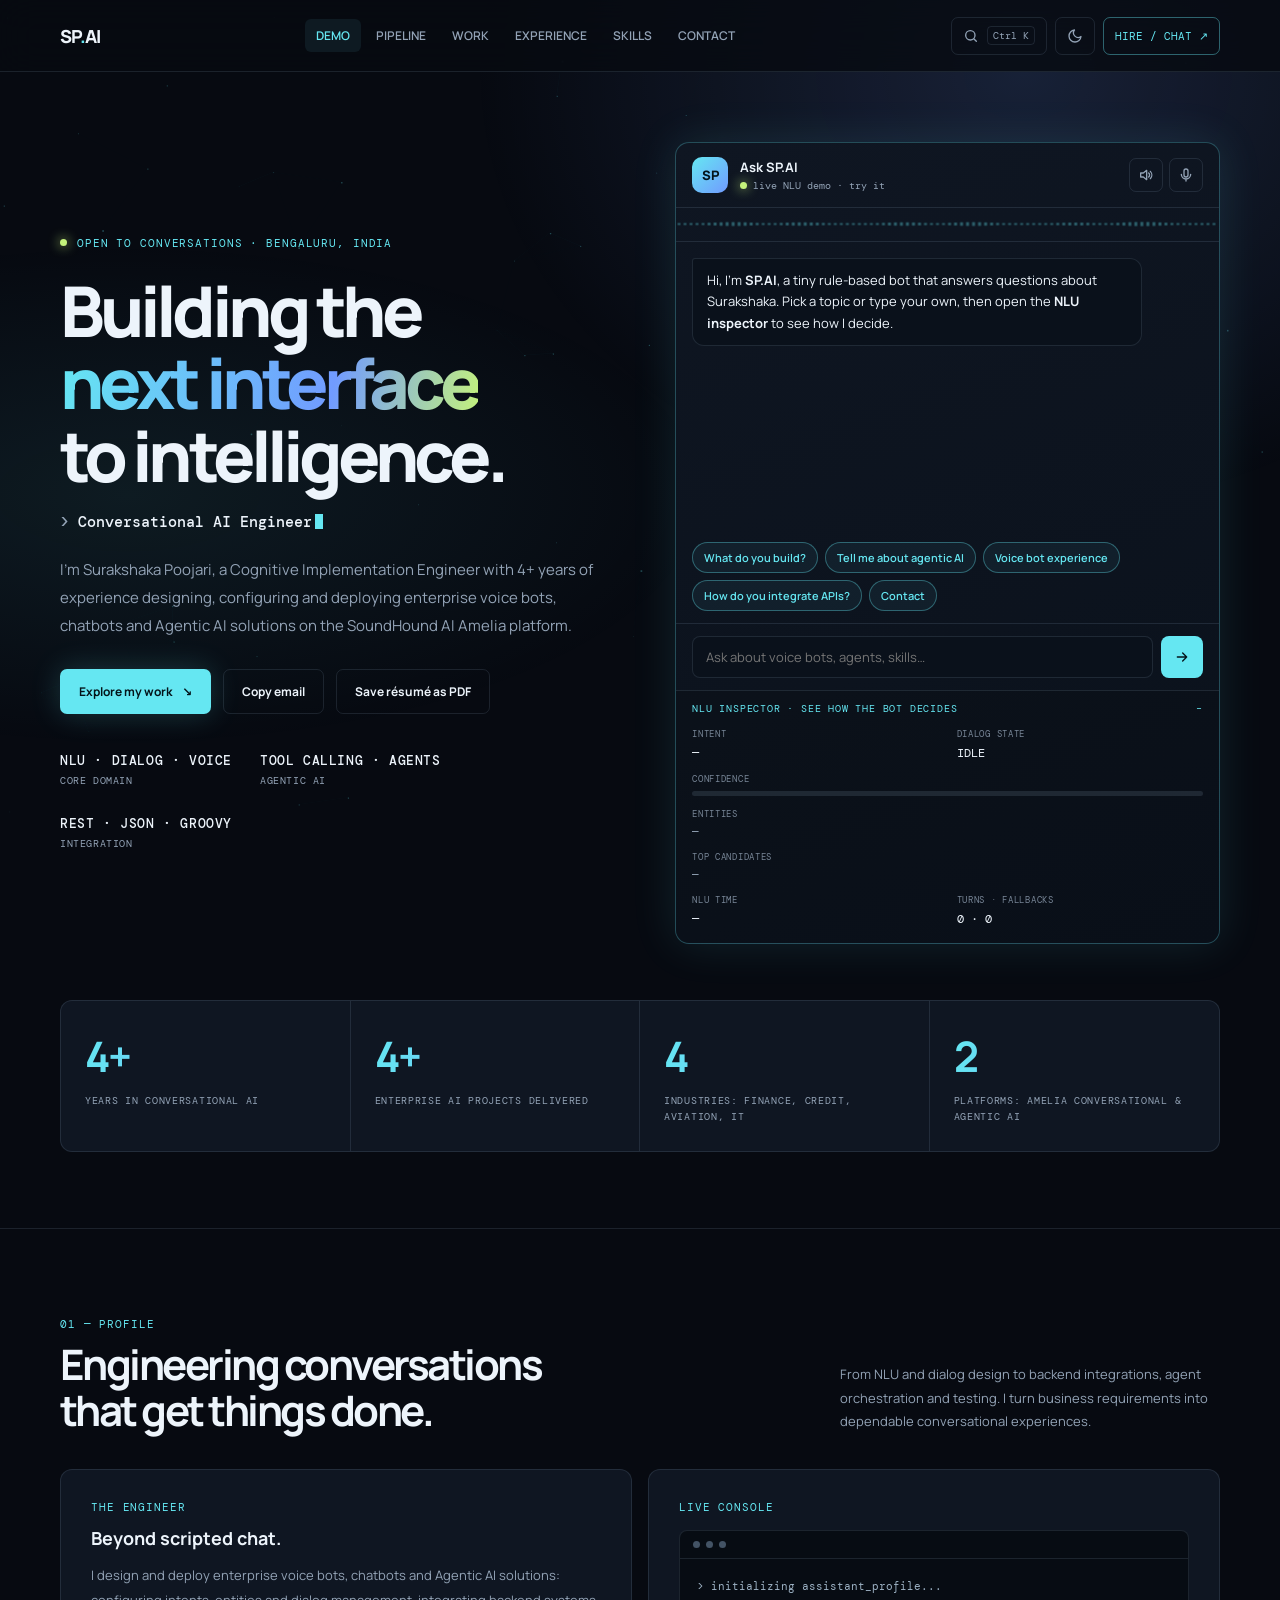
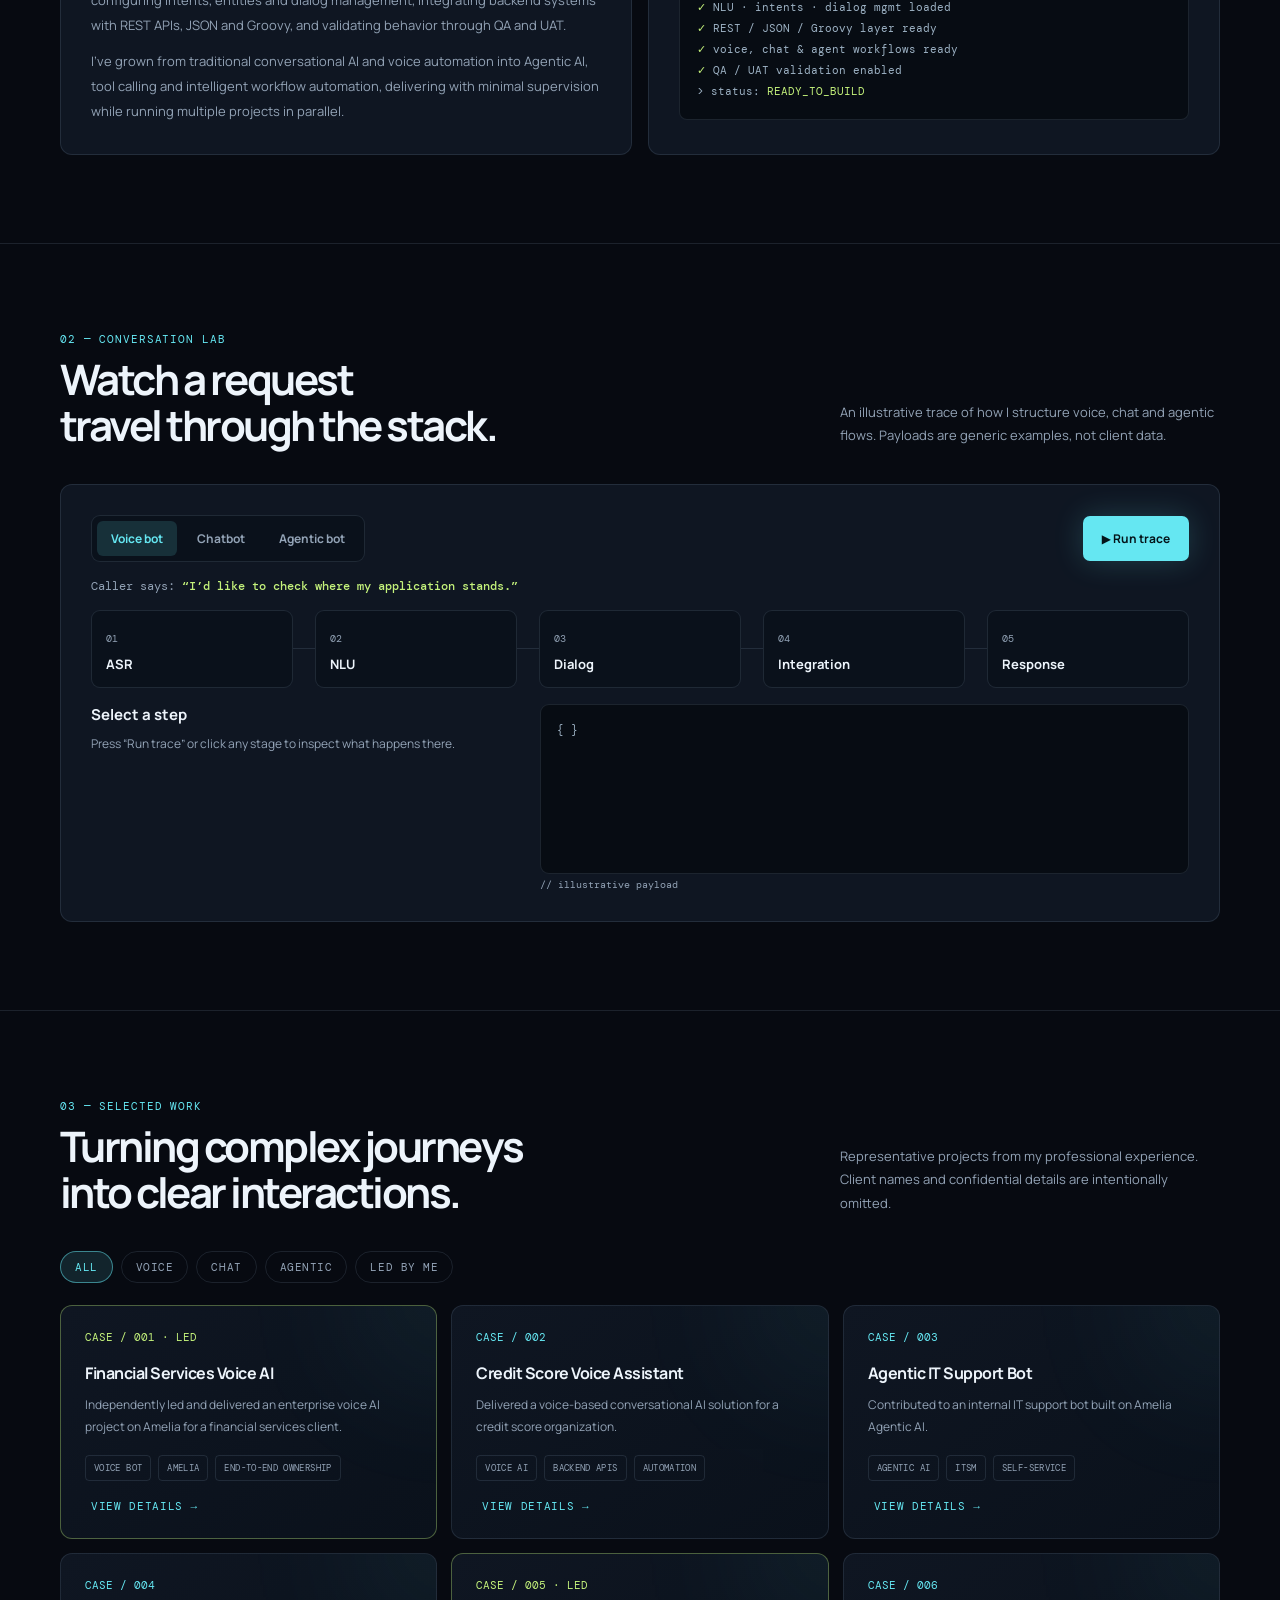
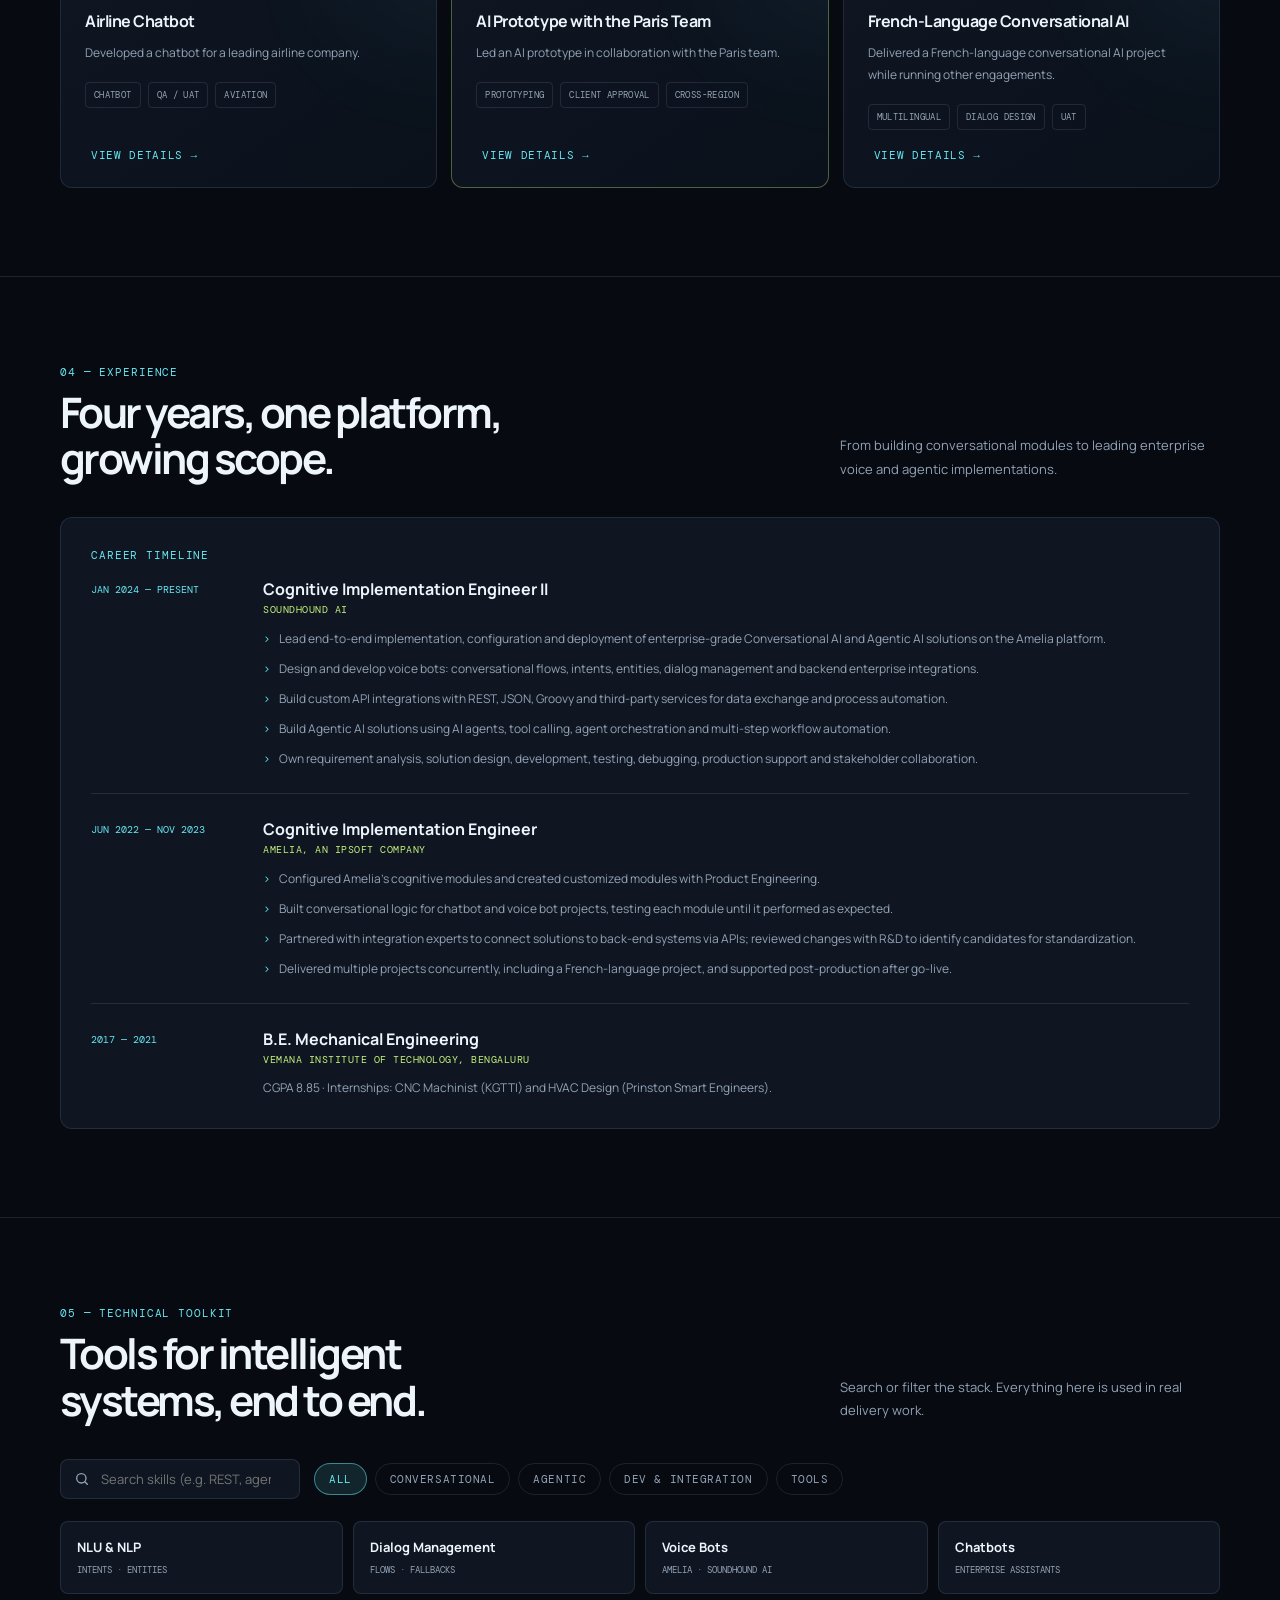
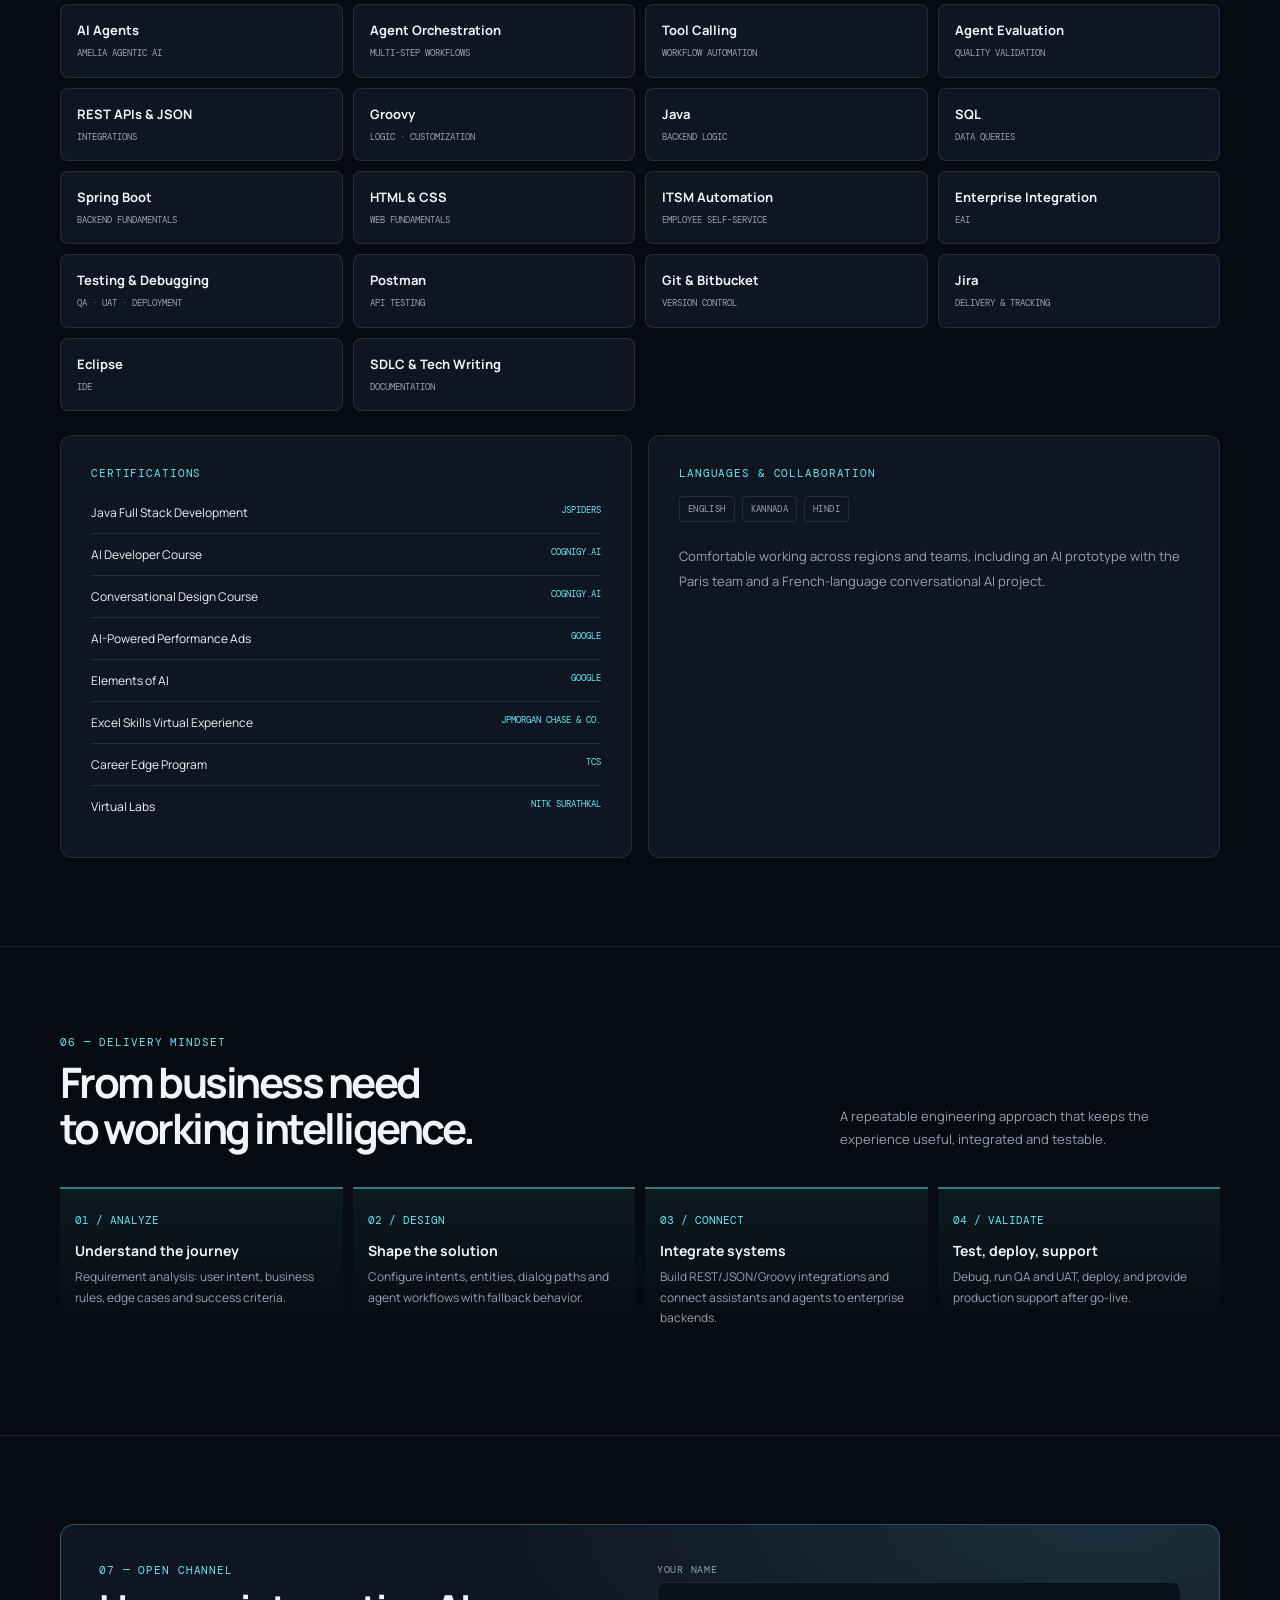
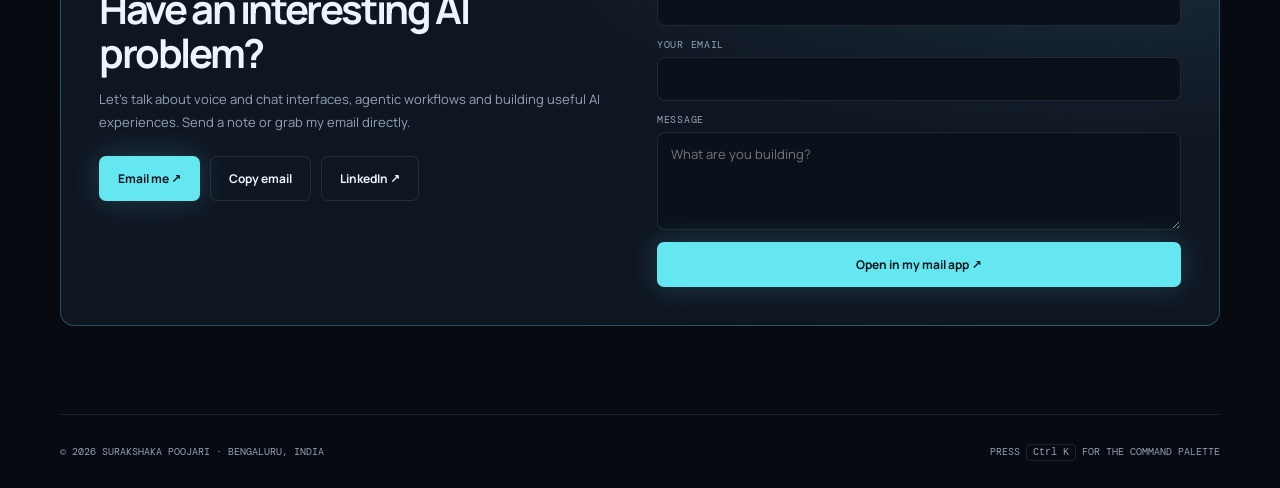
<file: index.html>
<!DOCTYPE html>
<html lang="en" data-theme="dark">
<head>
<meta charset="UTF-8">
<meta name="viewport" content="width=device-width, initial-scale=1.0">
<meta name="theme-color" content="#070a11">
<meta name="description" content="Surakshaka Poojari — Cognitive Implementation Engineer with 4+ years building enterprise voice bots, chatbots and Agentic AI solutions on the SoundHound AI Amelia platform.">
<meta property="og:title" content="Surakshaka Poojari | Conversational AI & Agentic Systems">
<meta property="og:description" content="Enterprise voice bots, chatbots and agentic workflows. Try the live NLU demo.">
<meta property="og:type" content="website">
<title>Surakshaka Poojari | Conversational AI & Agentic Systems</title>
<link rel="preconnect" href="https://fonts.googleapis.com">
<link rel="preconnect" href="https://fonts.gstatic.com" crossorigin>
<link href="https://fonts.googleapis.com/css2?family=DM+Mono:wght@400;500&family=Manrope:wght@400;500;600;700;800&display=swap" rel="stylesheet">
<script>document.documentElement.classList.add('js')</script>
<script type="application/ld+json">
{"@context":"https://schema.org","@type":"Person","name":"Surakshaka Poojari","jobTitle":"Cognitive Implementation Engineer","email":"surakshaka.poojari25@gmail.com","address":{"@type":"PostalAddress","addressLocality":"Bengaluru","addressCountry":"IN"},"worksFor":{"@type":"Organization","name":"SoundHound AI"},"alumniOf":"Vemana Institute of Technology","knowsAbout":["Conversational AI","Voice bots","Chatbots","Agentic AI","NLU","REST API integration","Groovy","Java"]}
</script>
<style>
/* ============ TOKENS ============ */
:root{
  color-scheme:dark;
  --bg:#070a11;--panel:#0f1622;--panel2:#0a111b;--line:rgba(154,184,212,.14);
  --text:#edf4fb;--muted:#93a3b6;--cyan:#65e7f2;--blue:#719bff;--lime:#c4f27b;--warn:#ffcf70;
  --cyan-rgb:101,231,242;--blue-rgb:113,155,255;
  --glow:0 0 45px rgba(101,231,242,.12);--nav-bg:rgba(7,10,17,.8);--ink:#04141a;
  --mono:"DM Mono",ui-monospace,monospace;--sans:"Manrope",system-ui,sans-serif;
}
:root[data-theme=light]{
  color-scheme:light;
  --bg:#f4f7fb;--panel:#ffffff;--panel2:#eef3f9;--line:rgba(20,40,70,.14);
  --text:#0c1a2b;--muted:#51627a;--cyan:#087f93;--blue:#3a5fd6;--lime:#4f7d0b;--warn:#a96b00;
  --cyan-rgb:8,127,147;--blue-rgb:58,95,214;
  --glow:0 8px 40px rgba(20,60,110,.12);--nav-bg:rgba(244,247,251,.85);--ink:#ffffff;
}
*{box-sizing:border-box}
html{scroll-behavior:smooth;scroll-padding-top:90px}
body{margin:0;background:var(--bg);color:var(--text);font-family:var(--sans);overflow-x:hidden;-webkit-font-smoothing:antialiased}
a{color:inherit;text-decoration:none}
button,input,textarea{font:inherit;color:inherit}
button{cursor:pointer}
:focus-visible{outline:2px solid var(--cyan);outline-offset:3px;border-radius:4px}
.skip{position:absolute;left:-999px;top:10px;background:var(--cyan);color:var(--ink);padding:10px 14px;border-radius:6px;z-index:100;font-weight:700}
.skip:focus{left:10px}
#progress{position:fixed;top:0;left:0;height:2px;width:0;background:linear-gradient(90deg,var(--cyan),var(--blue),var(--lime));z-index:60}
#particles{position:fixed;inset:0;z-index:-2;opacity:.5;pointer-events:none}
.ambient{position:fixed;inset:0;z-index:-1;pointer-events:none;background:radial-gradient(ellipse at 80% 8%,rgba(var(--blue-rgb),.16),transparent 38%),radial-gradient(ellipse at 10% 55%,rgba(var(--cyan-rgb),.08),transparent 36%)}
.wrap{width:min(1160px,calc(100% - 44px));margin:auto}
.mono{font-family:var(--mono);letter-spacing:.08em;text-transform:uppercase;font-size:11px;color:var(--cyan)}
svg.i{width:16px;height:16px;fill:none;stroke:currentColor;stroke-width:2;stroke-linecap:round;stroke-linejoin:round;flex:none}

/* ============ NAV ============ */
nav.top{height:72px;border-bottom:1px solid var(--line);position:sticky;top:0;background:var(--nav-bg);backdrop-filter:blur(18px);z-index:50}
nav.top .wrap{height:100%;display:flex;align-items:center;justify-content:space-between;gap:16px}
.brand{font-weight:800;letter-spacing:-.04em;font-size:18px}.brand span{color:var(--cyan)}
.navlinks{display:flex;gap:4px;font-size:12px;font-weight:600}
.navlinks a{padding:8px 11px;border-radius:6px;color:var(--muted);transition:.2s}
.navlinks a:hover,.navlinks a.active{color:var(--cyan);background:rgba(var(--cyan-rgb),.08)}
.nav-actions{display:flex;align-items:center;gap:8px}
.icon-btn{height:38px;min-width:38px;padding:0 11px;display:inline-flex;align-items:center;justify-content:center;gap:8px;background:transparent;border:1px solid var(--line);border-radius:7px;color:var(--muted);font:11px var(--mono);transition:.2s}
.icon-btn:hover{color:var(--cyan);border-color:rgba(var(--cyan-rgb),.45)}
.icon-btn kbd{font:10px var(--mono);border:1px solid var(--line);padding:2px 5px;border-radius:4px}
.sun{display:none}:root[data-theme=light] .sun{display:block}:root[data-theme=light] .moon{display:none}
.burger{display:none}
.mobile-menu{display:none;position:absolute;left:0;right:0;top:72px;background:var(--bg);border-bottom:1px solid var(--line);padding:12px 22px 20px}
.mobile-menu.open{display:grid}
.mobile-menu a{padding:13px 4px;border-bottom:1px solid var(--line);font-weight:600;font-size:14px}

/* ============ BUTTONS / TAGS ============ */
.btn{padding:13px 18px;border-radius:7px;font-size:12px;font-weight:700;display:inline-flex;gap:10px;align-items:center;transition:.25s;border:1px solid transparent;background:none}
.btn.primary{background:var(--cyan);color:var(--ink);box-shadow:0 0 30px rgba(var(--cyan-rgb),.2)}
.btn.secondary{border-color:var(--line);color:var(--text)}
.btn:hover{transform:translateY(-3px)}
.tags{display:flex;flex-wrap:wrap;gap:7px;margin-top:18px}
.tag{font:9px var(--mono);color:var(--muted);border:1px solid var(--line);padding:6px 8px;border-radius:4px;text-transform:uppercase;letter-spacing:.04em}
.chipbar{display:flex;flex-wrap:wrap;gap:8px;margin-bottom:22px}
.chipbar button{padding:8px 14px;border:1px solid var(--line);border-radius:99px;background:transparent;font:11px var(--mono);color:var(--muted);text-transform:uppercase;letter-spacing:.05em;transition:.2s}
.chipbar button:hover{color:var(--text)}
.chipbar button[aria-pressed=true]{background:rgba(var(--cyan-rgb),.12);border-color:rgba(var(--cyan-rgb),.5);color:var(--cyan)}

/* ============ HERO ============ */
.hero{display:grid;grid-template-columns:1.02fr .98fr;gap:48px;align-items:center;padding:70px 0 56px}
.eyebrow{display:flex;align-items:center;gap:10px;margin-bottom:24px}
.dot{width:7px;height:7px;background:var(--lime);border-radius:50%;box-shadow:0 0 12px var(--lime);display:inline-block;animation:pulse 2s infinite}
h1{font-size:clamp(42px,5.6vw,70px);line-height:1.04;letter-spacing:-.07em;margin:0 0 20px;font-weight:800}
.gradient{background:linear-gradient(100deg,var(--cyan),var(--blue) 65%,var(--lime));-webkit-background-clip:text;background-clip:text;color:transparent}
.role-line{font:500 15px var(--mono);color:var(--muted);min-height:26px;margin-bottom:18px}
.role-line b{color:var(--text);font-weight:500}
.caret{display:inline-block;width:8px;height:15px;background:var(--cyan);vertical-align:-2px;margin-left:3px;animation:blink 1s steps(2) infinite}
.hero p.lead{color:var(--muted);line-height:1.85;font-size:15px;max-width:560px;margin:0}
.actions{display:flex;gap:12px;flex-wrap:wrap;margin-top:30px}
.hero-meta{display:flex;gap:28px;margin-top:38px;flex-wrap:wrap;font:10px var(--mono);text-transform:uppercase;letter-spacing:.06em;color:var(--muted)}
.hero-meta b{display:block;color:var(--text);font-weight:500;font-size:13px;margin-bottom:5px}

/* ============ CHAT DEMO ============ */
.chat{background:linear-gradient(160deg,var(--panel),var(--panel2));border:1px solid rgba(var(--cyan-rgb),.28);border-radius:14px;box-shadow:var(--glow);overflow:hidden;display:flex;flex-direction:column}
.chat-head{display:flex;align-items:center;gap:12px;padding:14px 16px;border-bottom:1px solid var(--line)}
.avatar{width:36px;height:36px;border-radius:10px;background:linear-gradient(135deg,var(--cyan),var(--blue));color:var(--ink);display:grid;place-items:center;font-weight:800;font-size:13px}
.chat-head b{font-size:13px;display:block}.chat-head small{font:10px var(--mono);color:var(--muted);display:flex;align-items:center;gap:6px;margin-top:3px}
.chat-tools{margin-left:auto;display:flex;gap:6px}
.chat-tools .icon-btn{height:34px;min-width:34px;padding:0}
.chat-tools .icon-btn[aria-pressed=true]{color:var(--cyan);border-color:rgba(var(--cyan-rgb),.6);background:rgba(var(--cyan-rgb),.1)}
#wave{width:100%;height:34px;display:block;border-bottom:1px solid var(--line)}
.chat-log{height:300px;overflow-y:auto;padding:16px;display:flex;flex-direction:column;gap:10px;scroll-behavior:smooth}
.msg{max-width:88%;padding:11px 14px;border-radius:12px;font-size:13px;line-height:1.65;animation:rise .3s ease}
.msg.bot{background:var(--panel2);border:1px solid var(--line);border-top-left-radius:3px;align-self:flex-start}
.msg.user{background:linear-gradient(135deg,var(--cyan),var(--blue));color:var(--ink);font-weight:600;border-top-right-radius:3px;align-self:flex-end}
.msg a{color:var(--cyan);text-decoration:underline}
.msg.typing{display:flex;gap:5px;padding:14px}
.msg.typing i{width:6px;height:6px;border-radius:50%;background:var(--muted);animation:bounce 1s infinite}
.msg.typing i:nth-child(2){animation-delay:.15s}.msg.typing i:nth-child(3){animation-delay:.3s}
.chips{display:flex;flex-wrap:wrap;gap:7px;padding:0 16px 12px}
.chips button{font:11px var(--sans);font-weight:600;padding:7px 11px;border:1px solid rgba(var(--cyan-rgb),.35);color:var(--cyan);background:rgba(var(--cyan-rgb),.06);border-radius:99px;transition:.2s}
.chips button:hover{background:rgba(var(--cyan-rgb),.16)}
.chat-form{display:flex;gap:8px;padding:12px 16px;border-top:1px solid var(--line)}
.chat-form input{flex:1;min-width:0;background:var(--panel2);border:1px solid var(--line);border-radius:8px;padding:11px 13px;font-size:13px;outline:none}
.chat-form input:focus{border-color:rgba(var(--cyan-rgb),.6)}
.chat-form button{width:42px;border-radius:8px;border:0;background:var(--cyan);color:var(--ink);display:grid;place-items:center}
details.inspector{border-top:1px solid var(--line);background:rgba(0,0,0,.12)}
details.inspector summary{padding:11px 16px;font:10px var(--mono);letter-spacing:.08em;text-transform:uppercase;color:var(--cyan);cursor:pointer;list-style:none;display:flex;justify-content:space-between}
details.inspector summary::after{content:"+";}details[open].inspector summary::after{content:"–"}
.insp{padding:2px 16px 16px;display:grid;grid-template-columns:1fr 1fr;gap:12px 18px;font:11px var(--mono);color:var(--muted)}
.insp .full{grid-column:1/-1}
.insp label{display:block;font-size:9px;letter-spacing:.08em;text-transform:uppercase;margin-bottom:5px;opacity:.8}
.insp .val{color:var(--text);font-size:12px}
.bar{height:5px;background:var(--line);border-radius:3px;overflow:hidden;margin-top:6px}
.bar i{display:block;height:100%;width:0;background:linear-gradient(90deg,var(--cyan),var(--lime));transition:width .5s}
.bar i.low{background:var(--warn)}
.ent{display:inline-block;margin:0 5px 4px 0;padding:3px 7px;border-radius:4px;background:rgba(var(--blue-rgb),.14);color:var(--blue);font-size:10px}
.cand{display:flex;justify-content:space-between;color:var(--text);font-size:11px;padding:2px 0}

/* ============ STATS ============ */
.stats{display:grid;grid-template-columns:repeat(4,1fr);border:1px solid var(--line);border-radius:12px;background:var(--panel);overflow:hidden;margin-bottom:76px}
.stat{padding:26px 24px;border-right:1px solid var(--line)}.stat:last-child{border:0}
.stat b{display:block;font-size:clamp(30px,3.8vw,42px);letter-spacing:-.06em;background:linear-gradient(100deg,var(--cyan),var(--blue));-webkit-background-clip:text;background-clip:text;color:transparent}
.stat span{display:block;margin-top:8px;font:10px/1.6 var(--mono);color:var(--muted);text-transform:uppercase;letter-spacing:.07em}

/* ============ SECTIONS ============ */
.section{padding:88px 0;border-top:1px solid var(--line)}
.section-head{display:flex;justify-content:space-between;align-items:end;margin-bottom:36px;gap:25px}
.section-head h2{font-size:clamp(28px,4vw,42px);letter-spacing:-.06em;margin:10px 0 0;line-height:1.1}
.section-head p{color:var(--muted);font-size:13px;max-width:380px;line-height:1.8;margin:0}
.panel{padding:30px;border:1px solid var(--line);background:var(--panel);border-radius:12px}
.panel h3{font-size:18px;margin:0 0 13px}
.panel p{font-size:13px;color:var(--muted);line-height:1.9;margin:0}.panel p+p{margin-top:12px}
.two{display:grid;grid-template-columns:1fr 1fr;gap:16px}

/* terminal */
.terminal{margin-top:16px;border:1px solid var(--line);background:#070c13;border-radius:8px;overflow:hidden}
.terminal-top{padding:10px 13px;border-bottom:1px solid rgba(154,184,212,.14);display:flex;gap:6px}
.terminal-top i{width:7px;height:7px;border-radius:50%;background:#435365}
.terminal-body{padding:17px;font:11px/1.9 var(--mono);color:#9db2c4}
.terminal-body strong{color:#c4f27b;font-weight:400}

/* ============ PIPELINE LAB ============ */
.lab{display:grid;gap:16px}
.lab-top{display:flex;flex-wrap:wrap;gap:14px;justify-content:space-between;align-items:center}
.tabs{display:flex;gap:6px;background:var(--panel2);border:1px solid var(--line);padding:5px;border-radius:9px}
.tabs button{padding:9px 14px;border:0;background:transparent;border-radius:6px;font-size:12px;font-weight:700;color:var(--muted)}
.tabs button[aria-selected=true]{background:rgba(var(--cyan-rgb),.14);color:var(--cyan)}
.utter{font:12px var(--mono);color:var(--muted)}.utter b{color:var(--lime);font-weight:500}
.flow{display:flex;align-items:stretch;flex-wrap:wrap;gap:0;row-gap:10px}
.node{flex:1;min-width:120px;padding:14px;border:1px solid var(--line);border-radius:9px;background:var(--panel2);text-align:left;transition:.3s;position:relative}
.node b{font:10px var(--mono);color:var(--muted)}.node span{display:block;font-weight:700;font-size:13px;margin-top:8px}
.node.active{border-color:var(--cyan);background:rgba(var(--cyan-rgb),.1);box-shadow:0 0 28px rgba(var(--cyan-rgb),.18);transform:translateY(-3px)}
.node.active b{color:var(--cyan)}.node.done{border-color:rgba(var(--cyan-rgb),.3)}.node.done b{color:var(--lime)}
.link{width:22px;align-self:center;height:1px;background:var(--line);flex:none}
.lab-out{display:grid;grid-template-columns:.8fr 1.2fr;gap:16px}
.lab-out h4{margin:0 0 8px;font-size:15px}.lab-out p{margin:0;color:var(--muted);font-size:12px;line-height:1.8}
pre.code{margin:0;background:#070c13;border:1px solid rgba(154,184,212,.14);border-radius:9px;padding:16px;font:11px/1.8 var(--mono);color:#9db2c4;overflow:auto;min-height:170px}
.j-k{color:#65e7f2}.j-s{color:#c4f27b}.j-n{color:#ffcf70}.j-b{color:#c79bff}
.note{font:10px var(--mono);color:var(--muted);margin-top:4px}

/* ============ PROJECTS ============ */
.grid{display:grid;grid-template-columns:repeat(3,1fr);gap:14px}
.card{background:linear-gradient(145deg,var(--panel),var(--panel2));border:1px solid var(--line);border-radius:12px;padding:24px;position:relative;overflow:hidden;transition:.3s;display:flex;flex-direction:column}
.card:hover{border-color:rgba(var(--cyan-rgb),.45);transform:translateY(-4px);box-shadow:var(--glow)}
.card:before{content:"";position:absolute;width:120px;height:120px;right:-70px;top:-70px;background:var(--cyan);filter:blur(80px);opacity:.14}
.card .num{font:11px var(--mono);color:var(--cyan)}
.card h3{font-size:16px;margin:18px 0 10px;letter-spacing:-.03em}
.card p{color:var(--muted);font-size:12px;line-height:1.8;margin:0}
.card.featured{border-color:rgba(196,242,123,.35)}.card.featured .num{color:var(--lime)}
.card .more{margin-top:auto;padding-top:18px;background:none;border:0;text-align:left;color:var(--cyan);font:11px var(--mono);text-transform:uppercase;letter-spacing:.06em}
.card .tags{margin-bottom:0}

/* ============ TIMELINE ============ */
.timeline-item{display:grid;grid-template-columns:150px 1fr;gap:22px;padding:24px 0;border-bottom:1px solid var(--line)}
.timeline-item:last-child{border:0;padding-bottom:0}.timeline-item:first-child{padding-top:10px}
.date{font:10px/1.7 var(--mono);color:var(--cyan);padding-top:3px}
.timeline-item h4{margin:0 0 3px;font-size:16px}
.org{font:10px var(--mono);color:var(--lime);margin-bottom:12px;display:block;text-transform:uppercase;letter-spacing:.05em}
.timeline-item ul{margin:0;padding:0;list-style:none;display:grid;gap:9px}
.timeline-item li{color:var(--muted);font-size:12px;line-height:1.75;padding-left:16px;position:relative}
.timeline-item li:before{content:"›";position:absolute;left:0;color:var(--cyan)}
.timeline-item p{margin:0;color:var(--muted);font-size:12px;line-height:1.7}

/* ============ SKILLS ============ */
.skill-tools{display:flex;gap:14px;flex-wrap:wrap;align-items:center;margin-bottom:22px}
.search{display:flex;align-items:center;gap:9px;padding:0 13px;height:40px;border:1px solid var(--line);border-radius:8px;background:var(--panel);color:var(--muted);min-width:240px}
.search input{background:none;border:0;outline:none;flex:1;font-size:13px}
.skills{display:grid;grid-template-columns:repeat(4,1fr);gap:10px}
.skill{padding:16px;background:var(--panel);border:1px solid var(--line);border-radius:8px;transition:.25s}
.skill:hover{border-color:rgba(var(--cyan-rgb),.4);transform:translateY(-2px)}
.skill span{display:block;font-size:13px;font-weight:700}
.skill small{display:block;margin-top:7px;font:9px/1.6 var(--mono);color:var(--muted);text-transform:uppercase}
.empty{grid-column:1/-1;color:var(--muted);font:12px var(--mono);padding:20px 0}
.cert-list div{display:flex;justify-content:space-between;gap:14px;padding:12px 0;border-bottom:1px solid var(--line);font-size:12px}
.cert-list div:last-child{border:0}
.cert-list em{font:9px var(--mono);color:var(--cyan);font-style:normal;text-transform:uppercase;white-space:nowrap}

/* ============ APPROACH ============ */
.workflow{display:grid;grid-template-columns:repeat(4,1fr);gap:10px}
.step{border-top:2px solid rgba(var(--cyan-rgb),.5);padding:18px 15px;background:linear-gradient(180deg,rgba(var(--cyan-rgb),.07),transparent)}
.step b{font:11px var(--mono);color:var(--cyan)}.step h4{font-size:14px;margin:12px 0 7px}
.step p{font-size:12px;color:var(--muted);line-height:1.7;margin:0}

/* ============ CONTACT ============ */
.contact{display:grid;grid-template-columns:1fr 1fr;gap:34px;padding:38px;border:1px solid rgba(var(--cyan-rgb),.28);border-radius:14px;background:radial-gradient(ellipse at 90% 0%,rgba(var(--cyan-rgb),.12),transparent 40%),var(--panel)}
.contact h2{font-size:clamp(26px,4vw,40px);letter-spacing:-.06em;margin:10px 0;line-height:1.1}
.contact p{color:var(--muted);font-size:13px;line-height:1.8}
.contact-links{display:flex;gap:10px;flex-wrap:wrap;margin-top:22px}
.form{display:grid;gap:12px}
.form label{display:grid;gap:6px;font:10px var(--mono);text-transform:uppercase;letter-spacing:.07em;color:var(--muted)}
.form input,.form textarea{background:var(--panel2);border:1px solid var(--line);border-radius:8px;padding:12px 13px;font:13px var(--sans);outline:none;resize:vertical;color:var(--text);text-transform:none;letter-spacing:0}
.form input:focus,.form textarea:focus{border-color:rgba(var(--cyan-rgb),.6)}
footer{padding:30px 0;color:var(--muted);font:10px var(--mono);display:flex;justify-content:space-between;gap:20px;flex-wrap:wrap;border-top:1px solid var(--line)}
footer kbd{border:1px solid var(--line);padding:2px 6px;border-radius:4px}

/* ============ DIALOGS / PALETTE / TOAST ============ */
dialog{background:var(--panel);color:var(--text);border:1px solid rgba(var(--cyan-rgb),.35);border-radius:14px;padding:0;max-width:min(620px,calc(100% - 30px));width:100%;box-shadow:0 30px 90px rgba(0,0,0,.45)}
dialog::backdrop{background:rgba(3,6,12,.6);backdrop-filter:blur(6px)}
.dlg{padding:30px}
.dlg h3{font-size:22px;letter-spacing:-.04em;margin:10px 0 12px}.dlg p{font-size:13px;color:var(--muted);line-height:1.85}
.dlg h5{font:10px var(--mono);color:var(--cyan);text-transform:uppercase;letter-spacing:.08em;margin:22px 0 8px}
.dlg ul{margin:0;padding-left:18px;color:var(--muted);font-size:13px;line-height:1.9}
.dlg .close{position:absolute;right:14px;top:14px}
#palette{max-width:min(560px,calc(100% - 30px));margin-top:12vh}
#palette .pin{display:flex;align-items:center;gap:10px;padding:15px 18px;border-bottom:1px solid var(--line);color:var(--muted)}
#palette input{flex:1;background:none;border:0;outline:none;font-size:15px}
#palette ul{list-style:none;margin:0;padding:8px;max-height:340px;overflow:auto}
#palette li{display:flex;justify-content:space-between;gap:10px;padding:11px 12px;border-radius:7px;font-size:13px;cursor:pointer}
#palette li small{font:10px var(--mono);color:var(--muted);text-transform:uppercase}
#palette li.sel{background:rgba(var(--cyan-rgb),.13);color:var(--cyan)}
#toast{position:fixed;left:50%;bottom:28px;transform:translate(-50%,30px);background:var(--panel);border:1px solid rgba(var(--cyan-rgb),.5);padding:12px 18px;border-radius:9px;font:12px var(--mono);opacity:0;pointer-events:none;transition:.3s;z-index:90}
#toast.show{opacity:1;transform:translate(-50%,0)}

/* ============ MOTION ============ */
@keyframes blink{50%{opacity:0}}
@keyframes pulse{50%{opacity:.4}}
@keyframes rise{from{opacity:0;transform:translateY(8px)}}
@keyframes bounce{40%{transform:translateY(-5px)}}
.js .reveal{opacity:0;transform:translateY(18px);transition:opacity .7s,transform .7s}
.js .reveal.visible{opacity:1;transform:none}

/* ============ RESPONSIVE ============ */
@media(max-width:960px){
  .navlinks{display:none}.burger{display:inline-flex}
  .hero{grid-template-columns:1fr;padding-top:50px}
  .grid{grid-template-columns:1fr 1fr}.skills{grid-template-columns:1fr 1fr 1fr}
  .workflow{grid-template-columns:1fr 1fr}.two,.lab-out,.contact{grid-template-columns:1fr}
  .section-head{display:block}.section-head p{margin-top:14px}
  .stats{grid-template-columns:1fr 1fr}.stat:nth-child(2){border-right:0}.stat:nth-child(-n+2){border-bottom:1px solid var(--line)}
}
@media(max-width:560px){
  .wrap{width:min(100% - 30px,1160px)}
  nav.top{height:64px}.mobile-menu{top:64px}.nav-actions .cta-nav,.icon-btn kbd{display:none}
  h1{font-size:42px}.grid,.skills{grid-template-columns:1fr 1fr}.skills{grid-template-columns:1fr}
  .grid{grid-template-columns:1fr}.workflow{grid-template-columns:1fr}.section{padding:64px 0}
  .timeline-item{grid-template-columns:1fr;gap:8px}.contact{padding:24px}.insp{grid-template-columns:1fr}
  .link{display:none}.node{min-width:calc(50% - 5px)}.flow{gap:10px}.chat-log{height:280px}
}
@media(prefers-reduced-motion:reduce){*,*:before,*:after{animation:none!important;scroll-behavior:auto!important;transition:none!important}.js .reveal{opacity:1;transform:none}}

/* ============ PRINT = RESUME ============ */
@media print{
  #particles,.ambient,nav.top,#progress,.chat,.lab,.chipbar,.skill-tools,.contact .form,.hero .actions,footer,#toast,.card .more{display:none!important}
  :root,:root[data-theme=dark]{--bg:#fff;--panel:#fff;--panel2:#fff;--text:#111;--muted:#333;--cyan:#075e6e;--lime:#3b5f08;--line:#bbb;--blue:#223;--cyan-rgb:0,0,0;--blue-rgb:0,0,0}
  body{background:#fff;color:#111}.js .reveal{opacity:1!important;transform:none!important}
  .section{padding:22px 0;break-inside:avoid}.hero{grid-template-columns:1fr;min-height:0;padding:20px 0}
  .gradient,.stat b{background:none;color:#075e6e;-webkit-text-fill-color:#075e6e}
  .card,.panel,.contact{box-shadow:none;background:#fff}.grid{grid-template-columns:1fr 1fr}
}
</style>
</head>
<body>
<a class="skip" href="#main">Skip to content</a>
<div id="progress"></div>
<canvas id="particles" aria-hidden="true"></canvas><div class="ambient"></div>

<nav class="top"><div class="wrap">
  <a class="brand" href="#home" aria-label="Home">SP<span>.</span>AI</a>
  <div class="navlinks" id="navlinks">
    <a href="#assistant">DEMO</a><a href="#lab">PIPELINE</a><a href="#work">WORK</a><a href="#experience">EXPERIENCE</a><a href="#capabilities">SKILLS</a><a href="#contact">CONTACT</a>
  </div>
  <div class="nav-actions">
    <button class="icon-btn" id="openPalette" aria-label="Open command palette"><svg class="i" viewBox="0 0 24 24"><circle cx="11" cy="11" r="7"/><path d="m20 20-3.5-3.5"/></svg><kbd id="kbdHint">Ctrl K</kbd></button>
    <button class="icon-btn" id="themeBtn" aria-label="Toggle light and dark theme"><svg class="i moon" viewBox="0 0 24 24"><path d="M21 12.8A9 9 0 1 1 11.2 3a7 7 0 0 0 9.8 9.8Z"/></svg><svg class="i sun" viewBox="0 0 24 24"><circle cx="12" cy="12" r="4"/><path d="M12 2v2M12 20v2M4.9 4.9l1.4 1.4M17.7 17.7l1.4 1.4M2 12h2M20 12h2M4.9 19.1l1.4-1.4M17.7 6.3l1.4-1.4"/></svg></button>
    <a class="icon-btn cta-nav" href="#contact" style="color:var(--cyan);border-color:rgba(var(--cyan-rgb),.4)">HIRE / CHAT ↗</a>
    <button class="icon-btn burger" id="burger" aria-label="Menu" aria-expanded="false"><svg class="i" viewBox="0 0 24 24"><path d="M4 7h16M4 12h16M4 17h16"/></svg></button>
  </div>
</div>
<div class="mobile-menu" id="mobileMenu"><a href="#assistant">Live demo</a><a href="#lab">Pipeline</a><a href="#work">Work</a><a href="#experience">Experience</a><a href="#capabilities">Skills</a><a href="#contact">Contact</a></div>
</nav>

<main id="main">
<!-- ============ HERO ============ -->
<section class="wrap hero" id="home">
  <div>
    <div class="eyebrow mono"><span class="dot"></span> OPEN TO CONVERSATIONS · BENGALURU, INDIA</div>
    <h1>Building the<br><span class="gradient">next interface</span><br>to intelligence.</h1>
    <div class="role-line" aria-live="off">&gt; <b id="typed">Conversational AI Engineer</b><span class="caret"></span></div>
    <p class="lead">I'm Surakshaka Poojari, a Cognitive Implementation Engineer with 4+ years of experience designing, configuring and deploying enterprise voice bots, chatbots and Agentic AI solutions on the SoundHound AI Amelia platform.</p>
    <div class="actions">
      <a class="btn primary" href="#work">Explore my work <span>↘</span></a>
      <button class="btn secondary" id="copyEmailHero">Copy email</button>
      <button class="btn secondary" id="printBtn">Save résumé as PDF</button>
    </div>
    <div class="hero-meta"><div><b>NLU · Dialog · Voice</b>CORE DOMAIN</div><div><b>Tool calling · Agents</b>AGENTIC AI</div><div><b>REST · JSON · Groovy</b>INTEGRATION</div></div>
  </div>

  <!-- Interactive assistant -->
  <div class="chat" id="assistant" role="region" aria-label="Interactive assistant demo">
    <div class="chat-head">
      <div class="avatar">SP</div>
      <div><b>Ask SP.AI</b><small><span class="dot"></span> live NLU demo · try it</small></div>
      <div class="chat-tools">
        <button class="icon-btn" id="voiceToggle" aria-pressed="false" aria-label="Read replies aloud" title="Read replies aloud"><svg class="i" viewBox="0 0 24 24"><path d="M4 9v6h4l5 4V5L8 9H4Z"/><path d="M16 9a4 4 0 0 1 0 6M18.5 6.5a8 8 0 0 1 0 11"/></svg></button>
        <button class="icon-btn" id="micBtn" aria-label="Speak your question" title="Speak your question"><svg class="i" viewBox="0 0 24 24"><path d="M12 3a3 3 0 0 0-3 3v6a3 3 0 0 0 6 0V6a3 3 0 0 0-3-3Z"/><path d="M5 11a7 7 0 0 0 14 0M12 18v3"/></svg></button>
      </div>
    </div>
    <canvas id="wave" aria-hidden="true"></canvas>
    <div class="chat-log" id="chatLog" role="log" aria-live="polite"></div>
    <div class="chips" id="chips"></div>
    <form class="chat-form" id="chatForm" autocomplete="off">
      <input id="chatInput" type="text" placeholder="Ask about voice bots, agents, skills…" aria-label="Message">
      <button type="submit" aria-label="Send"><svg class="i" viewBox="0 0 24 24"><path d="M5 12h14M13 6l6 6-6 6"/></svg></button>
    </form>
    <details class="inspector" open>
      <summary>NLU inspector · see how the bot decides</summary>
      <div class="insp">
        <div><label>Intent</label><div class="val" id="iIntent">—</div></div>
        <div><label>Dialog state</label><div class="val" id="iState">IDLE</div></div>
        <div class="full"><label>Confidence <span id="iConfTxt"></span></label><div class="bar"><i id="iBar"></i></div></div>
        <div class="full"><label>Entities</label><div id="iEnt">—</div></div>
        <div class="full"><label>Top candidates</label><div id="iCand">—</div></div>
        <div><label>NLU time</label><div class="val" id="iTime">—</div></div>
        <div><label>Turns · fallbacks</label><div class="val" id="iTurns">0 · 0</div></div>
      </div>
    </details>
  </div>
</section>

<div class="wrap"><div class="stats reveal">
  <div class="stat"><b data-count="4" data-suffix="+">4+</b><span>Years in conversational AI</span></div>
  <div class="stat"><b data-count="4" data-suffix="+">4+</b><span>Enterprise AI projects delivered</span></div>
  <div class="stat"><b data-count="4">4</b><span>Industries: finance, credit, aviation, IT</span></div>
  <div class="stat"><b data-count="2">2</b><span>Platforms: Amelia Conversational &amp; Agentic AI</span></div>
</div></div>

<!-- ============ ABOUT ============ -->
<section class="section" id="about"><div class="wrap">
  <div class="section-head reveal"><div><div class="mono">01 — PROFILE</div><h2>Engineering conversations<br>that get things done.</h2></div><p>From NLU and dialog design to backend integrations, agent orchestration and testing. I turn business requirements into dependable conversational experiences.</p></div>
  <div class="two reveal">
    <div class="panel"><div class="mono">THE ENGINEER</div><h3 style="margin-top:12px">Beyond scripted chat.</h3>
      <p>I design and deploy enterprise voice bots, chatbots and Agentic AI solutions: configuring intents, entities and dialog management, integrating backend systems with REST APIs, JSON and Groovy, and validating behavior through QA and UAT.</p>
      <p>I've grown from traditional conversational AI and voice automation into Agentic AI, tool calling and intelligent workflow automation, delivering with minimal supervision while running multiple projects in parallel.</p></div>
    <div class="panel"><div class="mono">LIVE CONSOLE</div><div class="terminal"><div class="terminal-top"><i></i><i></i><i></i></div><div class="terminal-body">
      <div>&gt; initializing assistant_profile...</div><div><strong>✓</strong> NLU · intents · dialog mgmt loaded</div><div><strong>✓</strong> REST / JSON / Groovy layer ready</div><div><strong>✓</strong> voice, chat &amp; agent workflows ready</div><div><strong>✓</strong> QA / UAT validation enabled</div><div>&gt; status: <strong>READY_TO_BUILD</strong></div></div></div></div>
  </div>
</div></section>

<!-- ============ PIPELINE LAB ============ -->
<section class="section" id="lab"><div class="wrap">
  <div class="section-head reveal"><div><div class="mono">02 — CONVERSATION LAB</div><h2>Watch a request<br>travel through the stack.</h2></div><p>An illustrative trace of how I structure voice, chat and agentic flows. Payloads are generic examples, not client data.</p></div>
  <div class="panel lab reveal">
    <div class="lab-top">
      <div class="tabs" role="tablist" id="flowTabs">
        <button role="tab" data-flow="voice" aria-selected="true">Voice bot</button>
        <button role="tab" data-flow="chat" aria-selected="false">Chatbot</button>
        <button role="tab" data-flow="agent" aria-selected="false">Agentic bot</button>
      </div>
      <button class="btn primary" id="runFlow">▶ Run trace</button>
    </div>
    <div class="utter" id="utterance"></div>
    <div class="flow" id="flowSteps"></div>
    <div class="lab-out">
      <div><h4 id="stepTitle">Select a step</h4><p id="stepDesc">Press “Run trace” or click any stage to inspect what happens there.</p></div>
      <div><pre class="code" id="payload" aria-label="Payload for selected step">{ }</pre><div class="note">// illustrative payload</div></div>
    </div>
  </div>
</div></section>

<!-- ============ WORK ============ -->
<section class="section" id="work"><div class="wrap">
  <div class="section-head reveal"><div><div class="mono">03 — SELECTED WORK</div><h2>Turning complex journeys<br>into clear interactions.</h2></div><p>Representative projects from my professional experience. Client names and confidential details are intentionally omitted.</p></div>
  <div class="chipbar reveal" id="projFilters">
    <button aria-pressed="true" data-f="all">All</button><button aria-pressed="false" data-f="voice">Voice</button><button aria-pressed="false" data-f="chat">Chat</button><button aria-pressed="false" data-f="agentic">Agentic</button><button aria-pressed="false" data-f="led">Led by me</button>
  </div>
  <div class="grid reveal" id="projGrid"></div>
</div></section>

<!-- ============ EXPERIENCE ============ -->
<section class="section" id="experience"><div class="wrap">
  <div class="section-head reveal"><div><div class="mono">04 — EXPERIENCE</div><h2>Four years, one platform,<br>growing scope.</h2></div><p>From building conversational modules to leading enterprise voice and agentic implementations.</p></div>
  <div class="panel reveal"><div class="mono">CAREER TIMELINE</div><div style="margin-top:6px">
    <div class="timeline-item"><div class="date">JAN 2024 — PRESENT</div><div><h4>Cognitive Implementation Engineer II</h4><span class="org">SoundHound AI</span><ul>
      <li>Lead end-to-end implementation, configuration and deployment of enterprise-grade Conversational AI and Agentic AI solutions on the Amelia platform.</li>
      <li>Design and develop voice bots: conversational flows, intents, entities, dialog management and backend enterprise integrations.</li>
      <li>Build custom API integrations with REST, JSON, Groovy and third-party services for data exchange and process automation.</li>
      <li>Build Agentic AI solutions using AI agents, tool calling, agent orchestration and multi-step workflow automation.</li>
      <li>Own requirement analysis, solution design, development, testing, debugging, production support and stakeholder collaboration.</li></ul></div></div>
    <div class="timeline-item"><div class="date">JUN 2022 — NOV 2023</div><div><h4>Cognitive Implementation Engineer</h4><span class="org">Amelia, an IPsoft Company</span><ul>
      <li>Configured Amelia's cognitive modules and created customized modules with Product Engineering.</li>
      <li>Built conversational logic for chatbot and voice bot projects, testing each module until it performed as expected.</li>
      <li>Partnered with integration experts to connect solutions to back-end systems via APIs; reviewed changes with R&amp;D to identify candidates for standardization.</li>
      <li>Delivered multiple projects concurrently, including a French-language project, and supported post-production after go-live.</li></ul></div></div>
    <div class="timeline-item"><div class="date">2017 — 2021</div><div><h4>B.E. Mechanical Engineering</h4><span class="org">Vemana Institute of Technology, Bengaluru</span><p>CGPA 8.85 · Internships: CNC Machinist (KGTTI) and HVAC Design (Prinston Smart Engineers).</p></div></div>
  </div></div>
</div></section>

<!-- ============ SKILLS ============ -->
<section class="section" id="capabilities"><div class="wrap">
  <div class="section-head reveal"><div><div class="mono">05 — TECHNICAL TOOLKIT</div><h2>Tools for intelligent<br>systems, end to end.</h2></div><p>Search or filter the stack. Everything here is used in real delivery work.</p></div>
  <div class="skill-tools reveal">
    <label class="search"><svg class="i" viewBox="0 0 24 24"><circle cx="11" cy="11" r="7"/><path d="m20 20-3.5-3.5"/></svg><input id="skillSearch" type="search" placeholder="Search skills (e.g. REST, agent, NLU)" aria-label="Search skills"></label>
    <div class="chipbar" id="skillFilters" style="margin:0">
      <button aria-pressed="true" data-f="all">All</button><button aria-pressed="false" data-f="conv">Conversational</button><button aria-pressed="false" data-f="agent">Agentic</button><button aria-pressed="false" data-f="dev">Dev &amp; Integration</button><button aria-pressed="false" data-f="tools">Tools</button>
    </div>
  </div>
  <div class="skills reveal" id="skillGrid"></div>
  <div class="two reveal" style="margin-top:24px">
    <div class="panel"><div class="mono">CERTIFICATIONS</div><div class="cert-list" style="margin-top:12px">
      <div>Java Full Stack Development<em>JSpiders</em></div><div>AI Developer Course<em>Cognigy.AI</em></div><div>Conversational Design Course<em>Cognigy.AI</em></div><div>AI-Powered Performance Ads<em>Google</em></div><div>Elements of AI<em>Google</em></div><div>Excel Skills Virtual Experience<em>JPMorgan Chase &amp; Co.</em></div><div>Career Edge Program<em>TCS</em></div><div>Virtual Labs<em>NITK Surathkal</em></div></div></div>
    <div class="panel"><div class="mono">LANGUAGES &amp; COLLABORATION</div><div class="tags" style="margin-top:16px"><span class="tag">English</span><span class="tag">Kannada</span><span class="tag">Hindi</span></div>
      <p style="margin-top:22px">Comfortable working across regions and teams, including an AI prototype with the Paris team and a French-language conversational AI project.</p></div>
  </div>
</div></section>

<!-- ============ APPROACH ============ -->
<section class="section" id="approach"><div class="wrap">
  <div class="section-head reveal"><div><div class="mono">06 — DELIVERY MINDSET</div><h2>From business need<br>to working intelligence.</h2></div><p>A repeatable engineering approach that keeps the experience useful, integrated and testable.</p></div>
  <div class="workflow reveal">
    <div class="step"><b>01 / ANALYZE</b><h4>Understand the journey</h4><p>Requirement analysis: user intent, business rules, edge cases and success criteria.</p></div>
    <div class="step"><b>02 / DESIGN</b><h4>Shape the solution</h4><p>Configure intents, entities, dialog paths and agent workflows with fallback behavior.</p></div>
    <div class="step"><b>03 / CONNECT</b><h4>Integrate systems</h4><p>Build REST/JSON/Groovy integrations and connect assistants and agents to enterprise backends.</p></div>
    <div class="step"><b>04 / VALIDATE</b><h4>Test, deploy, support</h4><p>Debug, run QA and UAT, deploy, and provide production support after go-live.</p></div>
  </div>
</div></section>

<!-- ============ CONTACT ============ -->
<section class="section" id="contact"><div class="wrap"><div class="contact reveal">
  <div>
    <div class="mono">07 — OPEN CHANNEL</div><h2>Have an interesting AI problem?</h2>
    <p>Let's talk about voice and chat interfaces, agentic workflows and building useful AI experiences. Send a note or grab my email directly.</p>
    <div class="contact-links">
      <a class="btn primary" href="mailto:surakshaka.poojari25@gmail.com">Email me ↗</a>
      <button class="btn secondary" id="copyEmail">Copy email</button>
      <a class="btn secondary" href="https://www.linkedin.com/" target="_blank" rel="noreferrer">LinkedIn ↗</a>
    </div>
  </div>
  <form class="form" id="contactForm">
    <label>Your name<input name="name" required autocomplete="name"></label>
    <label>Your email<input name="email" type="email" required autocomplete="email"></label>
    <label>Message<textarea name="msg" rows="4" required placeholder="What are you building?"></textarea></label>
    <button class="btn primary" type="submit" style="justify-content:center">Open in my mail app ↗</button>
  </form>
</div></div></section>
</main>

<footer class="wrap"><span>© 2026 SURAKSHAKA POOJARI · BENGALURU, INDIA</span><span>PRESS <kbd id="kbdFoot">Ctrl K</kbd> FOR THE COMMAND PALETTE</span></footer>

<dialog id="projDlg"><div class="dlg" style="position:relative"><button class="icon-btn close" id="projClose" aria-label="Close">✕</button><div id="projBody"></div></div></dialog>
<dialog id="palette" aria-label="Command palette"><div class="pin"><svg class="i" viewBox="0 0 24 24"><circle cx="11" cy="11" r="7"/><path d="m20 20-3.5-3.5"/></svg><input id="palInput" placeholder="Type a command or section…" aria-label="Command"></div><ul id="palList" role="listbox"></ul></dialog>
<div id="toast" role="status" aria-live="polite"></div>

<script>
/* ================= HELPERS ================= */
const $=(s,r=document)=>r.querySelector(s), $$=(s,r=document)=>[...r.querySelectorAll(s)];
const safe=fn=>{try{return fn()}catch(e){}};
const EMAIL='surakshaka.poojari25@gmail.com';
const root=document.documentElement;
const reduce=matchMedia('(prefers-reduced-motion: reduce)').matches;
const isMac=/Mac|iPhone|iPad/.test(navigator.platform||navigator.userAgent);
$('#kbdHint').textContent=$('#kbdFoot').textContent=isMac?'⌘ K':'Ctrl K';
const esc=s=>String(s).replace(/&/g,'&amp;').replace(/</g,'&lt;').replace(/>/g,'&gt;');

let toastT;
function toast(msg){const t=$('#toast');t.textContent=msg;t.classList.add('show');clearTimeout(toastT);toastT=setTimeout(()=>t.classList.remove('show'),2200)}
function copy(text,msg){
  const done=()=>toast(msg||'Copied to clipboard');
  if(navigator.clipboard&&window.isSecureContext){navigator.clipboard.writeText(text).then(done,fallback)}else fallback();
  function fallback(){const a=document.createElement('textarea');a.value=text;a.style.position='fixed';a.style.opacity='0';document.body.appendChild(a);a.select();safe(()=>document.execCommand('copy'));a.remove();done()}
}
function go(id){const el=document.getElementById(id);if(el)el.scrollIntoView({behavior:reduce?'auto':'smooth',block:'start'})}

/* ================= THEME ================= */
let RGB='101,231,242';
function setTheme(t){
  root.dataset.theme=t;safe(()=>localStorage.setItem('sp-theme',t));
  $('meta[name=theme-color]').content=t==='light'?'#f4f7fb':'#070a11';
  RGB=getComputedStyle(root).getPropertyValue('--cyan-rgb').trim()||RGB;
}
setTheme(safe(()=>localStorage.getItem('sp-theme'))||'dark');
const toggleTheme=()=>setTheme(root.dataset.theme==='light'?'dark':'light');
$('#themeBtn').addEventListener('click',toggleTheme);

/* ================= NAV ================= */
const burger=$('#burger'),mm=$('#mobileMenu');
burger.addEventListener('click',()=>{const o=mm.classList.toggle('open');burger.setAttribute('aria-expanded',o)});
$$('#mobileMenu a').forEach(a=>a.addEventListener('click',()=>{mm.classList.remove('open');burger.setAttribute('aria-expanded',false)}));
addEventListener('scroll',()=>{
  const h=document.documentElement;const p=h.scrollTop/(h.scrollHeight-h.clientHeight||1);
  $('#progress').style.width=(p*100)+'%';
},{passive:true});
const navMap=Object.fromEntries($$('#navlinks a').map(a=>[a.getAttribute('href').slice(1),a]));
const secObs=new IntersectionObserver(es=>es.forEach(e=>{
  if(e.isIntersecting){$$('#navlinks a').forEach(a=>a.classList.remove('active'));const a=navMap[e.target.id];if(a)a.classList.add('active')}
}),{rootMargin:'-45% 0px -50% 0px'});
Object.keys(navMap).forEach(id=>{const el=document.getElementById(id);if(el)secObs.observe(el)});

/* ================= TYPED ROLES ================= */
(function(){
  const el=$('#typed'),phrases=['Conversational AI Engineer','Voice Bot Engineer','Agentic AI Builder','API Integration Engineer','Dialog & NLU Designer'];
  if(reduce)return;
  let pi=0,ci=0,del=false;
  (function tick(){
    const p=phrases[pi];ci+=del?-1:1;el.textContent=p.slice(0,ci);
    let d=del?32:68;
    if(!del&&ci===p.length){del=true;d=1500}else if(del&&ci===0){del=false;pi=(pi+1)%phrases.length;d=350}
    setTimeout(tick,d);
  })();
})();

/* ================= PARTICLES ================= */
(function(){
  const c=$('#particles'),x=c.getContext('2d');let w,h,pts=[];
  function resize(){w=c.width=innerWidth;h=c.height=innerHeight;pts=Array.from({length:Math.min(70,Math.floor(w/18))},()=>({x:Math.random()*w,y:Math.random()*h,v:(Math.random()-.5)*.22,r:Math.random()*1.4+.3}))}
  function draw(){
    x.clearRect(0,0,w,h);
    for(let i=0;i<pts.length;i++){const p=pts[i];p.y+=p.v+.08;p.x+=Math.sin(p.y*.003)*.12;if(p.y>h)p.y=0;
      x.fillStyle=`rgba(${RGB},.55)`;x.fillRect(p.x,p.y,p.r,p.r);
      for(let j=i+1;j<pts.length;j++){const q=pts[j],d=Math.hypot(p.x-q.x,p.y-q.y);
        if(d<105){x.strokeStyle=`rgba(${RGB},${.1*(1-d/105)})`;x.lineWidth=.6;x.beginPath();x.moveTo(p.x,p.y);x.lineTo(q.x,q.y);x.stroke()}}}
    if(!reduce)requestAnimationFrame(draw);
  }
  addEventListener('resize',resize);resize();draw();
})();

/* ================= REVEAL + COUNTERS ================= */
const revObs=new IntersectionObserver(es=>es.forEach(e=>{
  if(!e.isIntersecting)return;
  e.target.classList.add('visible');revObs.unobserve(e.target);
  $$('[data-count]',e.target).forEach(counter);
}),{threshold:.12});
$$('.reveal').forEach(el=>revObs.observe(el));
function counter(el){
  const end=+el.dataset.count,suf=el.dataset.suffix||'';
  if(reduce){el.textContent=end+suf;return}
  const t0=performance.now(),dur=1100;
  (function step(t){const p=Math.min(1,(t-t0)/dur);el.textContent=Math.round(end*(1-Math.pow(1-p,3)))+suf;if(p<1)requestAnimationFrame(step)})(t0);
}

/* ================= NLU ENGINE (rule-based demo) ================= */
const DEFAULT_CHIPS=['What do you build?','Tell me about agentic AI','Voice bot experience','How do you integrate APIs?','Contact'];
const L=(...a)=>a; // keyword list helper: [term, weight]
const KB=[
 {id:'greeting',state:'GREET',kw:[['hi',1.2],['hello',1.2],['hey',1.2],['namaste',1.2],['good morning',1.2],['good evening',1.2]],
  reply:`Hi! I'm a small rule-based assistant built to show how I think about conversation design. Ask about Surakshaka's <b>experience</b>, <b>voice bots</b>, <b>agentic AI</b>, <b>skills</b> or how to get in touch.`},
 {id:'about_me',kw:[['who',1],['about',.8],['introduce',1.3],['yourself',.8],['surakshaka',1.3],['what do you build',2],['what do you do',2],['summary',1.2],['profile',1]],
  reply:`<b>Surakshaka Poojari</b> is a Cognitive Implementation Engineer II at SoundHound AI in Bengaluru, with 4+ years designing and deploying enterprise voice bots, chatbots and Agentic AI solutions on the Amelia platform.`},
 {id:'experience',kw:[['experience',1.4],['career',1.2],['work history',1.5],['roles',1],['job',.9],['soundhound',1.3],['ipsoft',1.3],['company',.8],['years',1.1],['worked',1]],
  reply:`<b>Jan 2024 – now:</b> Cognitive Implementation Engineer II, SoundHound AI, leading implementation and deployment of Conversational and Agentic AI.<br><b>Jun 2022 – Nov 2023:</b> Cognitive Implementation Engineer, Amelia (an IPsoft company), building chatbot and voice bot logic and custom modules.`},
 {id:'voice',kw:[['voice',1.5],['speech',1.1],['call',.7],['ivr',1.3],['asr',1.2],['tts',1.2],['phone',.8]],
  reply:`Voice is a big part of my work. I independently led an enterprise <b>voice AI project for a financial services client</b> and delivered a <b>voice solution for a credit score organization</b>, covering flows, intents, entities, dialog management and backend integrations.`,chips:['How do you integrate APIs?','Agentic AI','Testing approach','Contact']},
 {id:'chatbot',kw:[['chatbot',1.6],['chat',1],['airline',1.5],['french',1.4],['multilingual',1.3],['language support',1.2]],
  reply:`On the chat side I developed a <b>chatbot for a leading airline</b> and delivered a <b>French-language conversational AI project</b>, both alongside other concurrent work, with strong QA and UAT results.`},
 {id:'agentic',kw:[['agentic',1.8],['agent',1.3],['agents',1.3],['orchestration',1.4],['tool calling',1.6],['tools',.7],['itsm',1.3],['it support',1.4],['workflow automation',1.4],['autonomous',1]],
  reply:`I build Agentic AI on Amelia: <b>AI agents, tool calling, agent orchestration and multi-step workflow automation</b>. I contributed to an <b>internal IT support bot</b> that integrates corporate IT use cases, covering ITSM automation and employee self-service. Try the “Agentic bot” trace in the Conversation Lab.`,chips:['Voice bot experience','How do you integrate APIs?','Skills']},
 {id:'integration',kw:[['api',1.4],['apis',1.4],['rest',1.3],['json',1.2],['groovy',1.4],['integrate',1.3],['integration',1.4],['integrations',1.4],['backend',1.2],['postman',1.2],['third party',1],['webhook',1]],
  reply:`I build custom integrations with <b>REST APIs, JSON and Groovy scripting</b>, plus third-party services, for data exchange and process automation. I debug with Postman, and after each project I review structural changes and APIs with R&amp;D to find candidates for standardization.`},
 {id:'skills',kw:[['skills',1.5],['skill',1.4],['stack',1.3],['tech',1.1],['technologies',1.3],['tools',.9],['java',1],['sql',1],['spring',1],['git',.9],['languages',.5]],
  reply:`<b>Platforms:</b> SoundHound AI, Amelia.<br><b>Conversational:</b> NLU/NLP, intents, entities, dialog management.<br><b>Agentic:</b> agents, orchestration, tool calling, evaluation.<br><b>Dev:</b> Groovy, Java, SQL, REST, JSON, Spring Boot, HTML/CSS.<br><b>Tools:</b> Postman, Eclipse, Jira, Git, Bitbucket.`},
 {id:'projects',kw:[['project',1.4],['projects',1.5],['portfolio',1.2],['delivered',1.1],['built',1],['achievements',1.3],['accomplishments',1.3]],
  reply:`Highlights: a <b>financial services voice AI</b> I led end to end, a <b>credit score voice assistant</b>, an <b>agentic IT support bot</b>, an <b>airline chatbot</b>, a <b>French-language project</b>, and an <b>AI prototype with the Paris team</b> that won client approval. Open the Work section for details.`,chips:['Voice bot experience','Tell me about agentic AI','Paris prototype']},
 {id:'paris',kw:[['paris',1.8],['prototype',1.6],['approval',1.2],['lead',.8],['leadership',1.1]],
  reply:`I led an <b>AI prototype with the Paris team</b> and secured client approval for the project, a good example of working across regions and translating ideas into something a client could say yes to.`},
 {id:'testing',kw:[['test',1.3],['testing',1.5],['qa',1.4],['uat',1.5],['debug',1.3],['debugging',1.3],['quality',1],['production support',1.5],['deploy',1]],
  reply:`I test every module until it performs as expected, debug defects to keep builds stable, run QA and UAT, and provide <b>post-production support</b> after go-live. I've delivered multiple projects at once with strong QA and UAT results.`},
 {id:'education',kw:[['education',1.5],['degree',1.4],['college',1.2],['university',1.2],['vemana',1.5],['mechanical',1.5],['cgpa',1.4],['studied',1.2],['engineering background',1.2]],
  reply:`<b>B.E. Mechanical Engineering</b>, Vemana Institute of Technology, Bengaluru (2017–2021), CGPA 8.85. I moved into conversational AI in 2022 and have been building in it since.`},
 {id:'certs',kw:[['certification',1.6],['certifications',1.6],['certificate',1.4],['courses',1.2],['cognigy',1.5],['google',.9],['jspiders',1.4]],
  reply:`Certifications include <b>Cognigy.AI</b> (AI Developer and Conversational Design), <b>Java Full Stack</b> (JSpiders), Google's <b>Elements of AI</b> and <b>AI-Powered Performance Ads</b>, plus JPMorgan Excel, TCS Career Edge and NITK Virtual Labs.`},
 {id:'languages',kw:[['speak',.9],['kannada',1.5],['hindi',1.5],['english',1.2],['spoken',1.2]],
  reply:`Languages: <b>English, Kannada and Hindi</b>. I've also delivered a French-language conversational AI project.`},
 {id:'location',kw:[['where',.9],['location',1.5],['bengaluru',1.5],['bangalore',1.5],['india',1.2],['based',1.2],['remote',1.1],['relocate',1.2]],
  reply:`I'm based in <b>Bengaluru, Karnataka, India</b> and I'm used to collaborating with distributed teams, including the Paris team.`},
 {id:'contact',state:'HANDOFF',kw:[['contact',1.6],['email',1.6],['hire',1.6],['reach',1.3],['linkedin',1.4],['connect',1.2],['resume',1.2],['cv',1.2],['opportunity',1.2],['available',1],['talk',.8]],
  reply:`Best way to reach Surakshaka: <a href="mailto:${EMAIL}">${EMAIL}</a>. You can also use the contact form below, press <b>Save résumé as PDF</b> at the top, or find the LinkedIn link in the Contact section.`,chips:['Copy email','What do you build?']},
 {id:'meta',kw:[['how does this work',2],['how do you work',2],['this demo',1.6],['rule based',1.6],['nlu',1.3],['intent',1.2],['confidence',1.2],['inspector',1.4],['are you ai',1.6],['are you real',1.4],['are you a bot',1.6],['bot',.6]],
  reply:`Good question, this demo is intentionally simple: <b>keyword-weighted intent scoring</b>, a few entity extractors, a <b>confidence threshold</b> that routes low scores to a fallback, and a counter that <b>escalates to a human channel</b> after two misses. The inspector under the chat shows each decision. It's not an LLM.`},
 {id:'thanks',kw:[['thanks',1.5],['thank you',1.6],['great',.9],['awesome',1.1],['nice',.9],['cool',.9]],reply:`Happy to help! Anything else you'd like to know?`},
 {id:'bye',kw:[['bye',1.6],['goodbye',1.6],['see you',1.4],['later',.8]],reply:`Thanks for stopping by! If you'd like to talk, the contact section is a scroll away.`}
];
const ENT=[
 ['channel',/\b(voice|speech|ivr|call)\b/i,'voice'],['channel',/\b(chat|chatbot|message)\b/i,'chat'],['channel',/\bagent(ic|s)?\b/i,'agentic'],
 ['industry',/\bairline|aviation\b/i,'aviation'],['industry',/\bbank|financ(e|ial)\b/i,'financial services'],['industry',/\bcredit\b/i,'credit scoring'],['industry',/\b(it support|itsm|helpdesk)\b/i,'internal IT'],
 ['tech',/\brest\b/i,'REST'],['tech',/\bjson\b/i,'JSON'],['tech',/\bgroovy\b/i,'Groovy'],['tech',/\bjava\b/i,'Java'],['tech',/\bsql\b/i,'SQL'],['tech',/\bpostman\b/i,'Postman'],
 ['language',/\bfrench\b/i,'French'],['language',/\bkannada\b/i,'Kannada'],['language',/\bhindi\b/i,'Hindi'],['language',/\benglish\b/i,'English'],
 ['location',/\b(bengaluru|bangalore|paris|india)\b/i,null]
];
function nlu(text){
  const t0=performance.now();
  const norm=text.toLowerCase().replace(/[^a-z0-9\s]/g,' ').replace(/\s+/g,' ').trim();
  const toks=norm.split(' ');
  const scored=KB.map(it=>{
    let s=0;
    for(const [k,w] of it.kw){
      const hit=k.includes(' ')?(' '+norm+' ').includes(' '+k+' '):toks.some(tk=>tk===k||(k.length>=5&&tk.startsWith(k)));
      if(hit)s+=w;
    }
    return {it,s,conf:s?1-Math.exp(-s*.85):0};
  }).sort((a,b)=>b.s-a.s);
  const top=scored[0];
  const ents=[];
  for(const [type,re,val] of ENT){const m=text.match(re);if(m)ents.push({type,val:val||m[0]})}
  const ok=top.conf>=.5;
  return {id:ok?top.it.id:'fallback',it:ok?top.it:null,conf:top.conf,cands:scored.filter(x=>x.s>0).slice(0,3).map(x=>({id:x.it.id,conf:x.conf})),ents,ms:performance.now()-t0};
}

/* ================= CHAT UI ================= */
const log=$('#chatLog'),chipsEl=$('#chips'),form=$('#chatForm'),input=$('#chatInput');
const S={turns:0,fallbacks:0,consec:0,voice:false,busy:false};
function addMsg(content,who,html){
  const d=document.createElement('div');d.className='msg '+who;
  if(html)d.innerHTML=content;else d.textContent=content;
  log.appendChild(d);log.scrollTop=log.scrollHeight;return d;
}
function setChips(list){
  chipsEl.innerHTML='';
  list.forEach(t=>{const b=document.createElement('button');b.type='button';b.textContent=t;b.addEventListener('click',()=>send(t));chipsEl.appendChild(b)});
}
function inspect(res,dstate){
  $('#iIntent').textContent=res.id;
  $('#iState').textContent=dstate;
  const pct=Math.round(res.conf*100);
  $('#iConfTxt').textContent=pct?`· ${pct}%`:'· 0%';
  const bar=$('#iBar');bar.style.width=pct+'%';bar.classList.toggle('low',res.id==='fallback');
  $('#iEnt').innerHTML=res.ents.length?res.ents.map(e=>`<span class="ent">${esc(e.type)}: ${esc(e.val)}</span>`).join(''):'—';
  $('#iCand').innerHTML=res.cands.length?res.cands.map(c=>`<div class="cand"><span>${c.id}</span><span>${Math.round(c.conf*100)}%</span></div>`).join(''):'—';
  $('#iTime').textContent=res.ms.toFixed(2)+' ms';
  $('#iTurns').textContent=`${S.turns} · ${S.fallbacks}`;
}
function respond(res){
  S.turns++;
  if(res.id==='fallback'){
    S.fallbacks++;S.consec++;
    if(S.consec>=2){S.consec=0;return {html:`I'm still not getting that, and a good bot knows when to hand off. Best route: <a href="mailto:${EMAIL}">email Surakshaka</a>, or pick one of the topics below.`,chips:DEFAULT_CHIPS,state:'ESCALATE'}}
    return {html:`I didn't quite catch that. I can talk about <b>experience, voice bots, agentic AI, integrations, skills, projects</b> or <b>contact</b>. Which one?`,chips:DEFAULT_CHIPS,state:'REPROMPT'};
  }
  S.consec=0;
  return {html:res.it.reply,chips:res.it.chips||DEFAULT_CHIPS,state:res.it.state||'ANSWER'};
}
function send(text){
  text=(text||'').trim();
  if(!text||S.busy)return;
  if(text==='Copy email'){addMsg(text,'user');copy(EMAIL,'Email copied');addMsg(`Copied <b>${EMAIL}</b> to your clipboard.`,'bot',true);input.value='';return}
  if(text==='Paris prototype')text='Tell me about the Paris prototype';
  S.busy=true;addMsg(text,'user');input.value='';
  const res=nlu(text);
  const ty=document.createElement('div');ty.className='msg bot typing';ty.innerHTML='<i></i><i></i><i></i>';log.appendChild(ty);log.scrollTop=log.scrollHeight;
  setTimeout(()=>{
    ty.remove();
    const r=respond(res);
    addMsg(r.html,'bot',true);setChips(r.chips);inspect(res,r.state);speak(r.html);
    S.busy=false;
  },reduce?0:450+Math.random()*400);
}
form.addEventListener('submit',e=>{e.preventDefault();send(input.value)});

/* ---- voice: speech synthesis + recognition + waveform ---- */
const wave={mode:'idle',t:0},wc=$('#wave'),wx=wc.getContext('2d');
function wsize(){const r=wc.getBoundingClientRect(),d=Math.min(devicePixelRatio||1,2);wc.width=r.width*d;wc.height=r.height*d;wx.setTransform(d,0,0,d,0,0)}
function wdraw(){
  const W=wc.clientWidth,H=wc.clientHeight;wx.clearRect(0,0,W,H);
  wave.t+=wave.mode==='idle'?.03:.12;
  const amp=wave.mode==='idle'?.14:wave.mode==='speaking'?.78:.95,gap=6,n=Math.floor(W/gap);
  for(let i=0;i<n;i++){
    let v=Math.sin(i*.33+wave.t)*.5+Math.sin(i*.12-wave.t*1.3)*.5;
    if(wave.mode!=='idle')v+=(Math.random()-.5)*.5;
    const h=Math.max(2,(.18+Math.abs(v)*.8)*amp*H);
    wx.fillStyle=`rgba(${RGB},${wave.mode==='idle'?.35:.85})`;wx.fillRect(i*gap+W%gap/2,(H-h)/2,3,h);
  }
  if(!reduce||wave.mode!=='idle')requestAnimationFrame(wdraw);
}
addEventListener('resize',wsize);wsize();wdraw();

const hasTTS='speechSynthesis' in window;
$('#voiceToggle').addEventListener('click',e=>{
  if(!hasTTS){toast('Speech synthesis is not supported in this browser');return}
  S.voice=!S.voice;e.currentTarget.setAttribute('aria-pressed',S.voice);
  if(!S.voice){speechSynthesis.cancel();wave.mode='idle'}
  toast(S.voice?'Voice replies on':'Voice replies off');
});
function speak(html){
  if(!S.voice||!hasTTS)return;
  speechSynthesis.cancel();
  const d=document.createElement('div');d.innerHTML=html.replace(/<br\s*\/?>/g,'. ');
  const u=new SpeechSynthesisUtterance(d.textContent);
  u.onstart=()=>{wave.mode='speaking';requestAnimationFrame(wdraw)};u.onend=u.onerror=()=>{wave.mode='idle'};
  speechSynthesis.speak(u);
}
const SR=window.SpeechRecognition||window.webkitSpeechRecognition;
let rec=null;
if(SR){
  rec=new SR();rec.lang='en-IN';rec.interimResults=false;rec.maxAlternatives=1;
  rec.onstart=()=>{wave.mode='listening';requestAnimationFrame(wdraw);$('#micBtn').setAttribute('aria-pressed',true)};
  rec.onend=()=>{wave.mode='idle';$('#micBtn').setAttribute('aria-pressed',false)};
  rec.onresult=e=>send(e.results[0][0].transcript);
  rec.onerror=e=>toast('Mic unavailable: '+(e.error||'error'));
}
$('#micBtn').addEventListener('click',()=>{
  if(!rec){toast('Speech recognition is not supported in this browser. Try Chrome or Edge.');return}
  safe(()=>rec.start());
});

// initial greeting
addMsg(`Hi, I'm <b>SP.AI</b>, a tiny rule-based bot that answers questions about Surakshaka. Pick a topic or type your own, then open the <b>NLU inspector</b> to see how I decide.`,'bot',true);
setChips(DEFAULT_CHIPS);

/* ================= CONVERSATION LAB ================= */
const FLOWS={
 voice:{utterance:'Caller says: <b>“I’d like to check where my application stands.”</b>',steps:[
  {k:'ASR',t:'Speech → text',d:'Streaming recognition turns audio into a transcript with a confidence score. Low confidence can trigger a re-prompt before NLU ever runs.',p:{event:'asr.result',transcript:'i would like to check where my application stands',confidence:0.94,locale:'en-IN'}},
  {k:'NLU',t:'Intent & entities',d:'The transcript is mapped to an intent. Entities such as reference numbers are extracted and slots are filled.',p:{intent:'check_application_status',confidence:0.91,entities:{reference_id:null},missing_slots:['reference_id']}},
  {k:'Dialog',t:'Slot filling & confirmation',d:'The dialog manager notices a missing slot, asks for it, and confirms the value back to the caller before acting.',p:{state:'COLLECT_SLOT',prompt:'Sure. What is your reference number?',reprompt_limit:2,on_fail:'transfer_to_human'}},
  {k:'Integration',t:'Backend call',d:'A Groovy integration layer calls a REST service, handles errors and timeouts, and maps the JSON response to dialog variables.',p:{request:'GET /v1/applications/{reference_id}',timeout_ms:3000,response:{status:'IN_REVIEW',updated:'2026-01-14'}}},
  {k:'Response',t:'Spoken reply (TTS)',d:'The result is turned into a short, natural spoken reply, with a clear next step offered.',p:{say:'Your application is currently in review. Would you like a text message when it changes?',next:'OFFER_NOTIFICATION'}}]},
 chat:{utterance:'User types: <b>“Can I change my flight to Friday?”</b>',steps:[
  {k:'Message',t:'Input & normalisation',d:'Text is normalised, language is detected and the session context is loaded.',p:{event:'message.received',text:'Can I change my flight to Friday?',lang:'en',session:'a91f…'}},
  {k:'NLU',t:'Intent & entities',d:'Intent classification plus date entity extraction. Confidence below a threshold routes to clarification instead of guessing.',p:{intent:'change_booking',confidence:0.88,entities:{new_date:'Friday'},threshold:0.6}},
  {k:'Dialog',t:'Business rules',d:'Rules decide what is needed next: identify the booking, check change eligibility, then confirm.',p:{state:'VERIFY_BOOKING',required:['booking_ref'],fallback:'clarify_or_handoff'}},
  {k:'Integration',t:'API lookup',d:'The assistant calls a booking service through an integration layer, validating the response before using it.',p:{request:'POST /v1/bookings/search',body:{ref:'ABC123'},response:{eligible:true,fee:0}}},
  {k:'Reply',t:'Answer + quick replies',d:'The reply states the outcome and offers quick-reply buttons so the user can continue without typing.',p:{text:'Good news, you can change this booking at no charge.',quick_replies:['Show Friday flights','Talk to an agent']}}]},
 agent:{utterance:'Employee says: <b>“My VPN keeps disconnecting.”</b>',steps:[
  {k:'Request',t:'Goal understanding',d:'The agent identifies the user goal and the context it needs, instead of following a fixed script.',p:{goal:'resolve_vpn_issue',user:'employee',context_needed:['device','last_error']}},
  {k:'Plan',t:'Select tools',d:'The agent plans multi-step work and chooses which tools to call, in what order, and under which limits.',p:{plan:['search_knowledge_base','check_service_status','create_ticket_if_unresolved'],max_steps:5}},
  {k:'Tool call',t:'Act through APIs',d:'Tool calls go to enterprise systems such as an ITSM platform, with typed arguments and guarded permissions.',p:{tool:'search_knowledge_base',args:{query:'vpn disconnect',limit:3},permissions:'read_only'}},
  {k:'Observe',t:'Evaluate result',d:'The agent checks the tool result against the goal. If it does not help, it tries the next tool or escalates.',p:{result:'2 relevant articles',resolved:false,next_action:'check_service_status'}},
  {k:'Respond',t:'Resolve or escalate',d:'The agent answers with steps to try, or creates a ticket with full context when it cannot resolve the issue.',p:{action:'create_ticket',priority:'P3',summary:'VPN disconnects, KB steps attempted',handoff:true}}]}
};
let flowKey='voice',cur=-1,flowTimer=null;
const flowEl=$('#flowSteps');
function hl(obj){
  return esc(JSON.stringify(obj,null,2)).replace(/("(?:\\.|[^"\\])*")(\s*:)?|\b(true|false|null)\b|(-?\d+(?:\.\d+)?)/g,(m,s,colon,b,n)=>{
    if(s)return colon?`<span class="j-k">${s}</span>${colon}`:`<span class="j-s">${s}</span>`;
    if(b)return `<span class="j-b">${b}</span>`;
    return `<span class="j-n">${n}</span>`;
  });
}
function renderFlow(){
  const f=FLOWS[flowKey];
  $('#utterance').innerHTML=f.utterance;
  flowEl.innerHTML=f.steps.map((s,i)=>`<button class="node" data-i="${i}"><b>${String(i+1).padStart(2,'0')}</b><span>${s.k}</span></button>`).join('<i class="link"></i>');
  $$('.node',flowEl).forEach(n=>n.addEventListener('click',()=>{stopFlow();pick(+n.dataset.i)}));
  cur=-1;$('#stepTitle').textContent='Select a step';
  $('#stepDesc').textContent='Press “Run trace” or click any stage to inspect what happens there.';
  $('#payload').textContent='{ }';
}
function pick(i){
  const f=FLOWS[flowKey],s=f.steps[i];cur=i;
  $$('.node',flowEl).forEach((n,k)=>{n.classList.toggle('active',k===i);n.classList.toggle('done',k<i)});
  $('#stepTitle').textContent=`${String(i+1).padStart(2,'0')} · ${s.t}`;
  $('#stepDesc').textContent=s.d;
  $('#payload').innerHTML=hl(s.p);
}
function stopFlow(){clearInterval(flowTimer);flowTimer=null;$('#runFlow').textContent='▶ Run trace'}
function runFlow(){
  if(flowTimer){stopFlow();return}
  const n=FLOWS[flowKey].steps.length;let i=0;
  $('#runFlow').textContent='■ Stop';pick(0);
  flowTimer=setInterval(()=>{
    i++;
    if(i>=n){stopFlow();$$('.node',flowEl).forEach(x=>x.classList.add('done'));return}
    pick(i);
  },reduce?600:1400);
}
$('#runFlow').addEventListener('click',runFlow);
$$('#flowTabs button').forEach(b=>b.addEventListener('click',()=>{
  stopFlow();flowKey=b.dataset.flow;
  $$('#flowTabs button').forEach(x=>x.setAttribute('aria-selected',x===b));
  renderFlow();
}));
renderFlow();

/* ================= PROJECTS ================= */
const PROJECTS=[
 {id:'fin',code:'CASE / 001 · LED',title:'Financial Services Voice AI',tags:['voice','led'],chips:['Voice bot','Amelia','End-to-end ownership'],
  summary:'Independently led and delivered an enterprise voice AI project on Amelia for a financial services client.',
  role:'Project lead and implementer',did:['Owned implementation, integrations, configuration, testing and delivery','Configured conversational flows, intents, entities and dialog management','Integrated backend enterprise systems through REST/JSON and Groovy'],outcome:'Delivered end to end as the independent lead.',stack:['Amelia','REST','JSON','Groovy']},
 {id:'credit',code:'CASE / 002',title:'Credit Score Voice Assistant',tags:['voice'],chips:['Voice AI','Backend APIs','Automation'],
  summary:'Delivered a voice-based conversational AI solution for a credit score organization.',
  role:'Implementation engineer',did:['Built voice interactions on Amelia','Integrated backend systems to automate customer interactions'],outcome:'Automated customer interactions through voice and backend integrations.',stack:['Amelia','Voice','REST APIs']},
 {id:'it',code:'CASE / 003',title:'Agentic IT Support Bot',tags:['agentic','chat'],chips:['Agentic AI','ITSM','Self-service'],
  summary:'Contributed to an internal IT support bot built on Amelia Agentic AI.',
  role:'Contributor',did:['Integrated corporate IT use cases','Worked with AI agents, tool calling and orchestration for multi-step workflows'],outcome:'Streamlines employee support and automates internal workflows (ITSM automation, employee self-service).',stack:['Amelia Agentic AI','Tool calling','ITSM']},
 {id:'air',code:'CASE / 004',title:'Airline Chatbot',tags:['chat'],chips:['Chatbot','QA / UAT','Aviation'],
  summary:'Developed a chatbot for a leading airline company.',
  role:'Chatbot developer',did:['Built conversational logic and custom modules','Delivered alongside other concurrent projects'],outcome:'Strong QA and UAT performance.',stack:['Amelia','Dialog logic','APIs']},
 {id:'paris',code:'CASE / 005 · LED',title:'AI Prototype with the Paris Team',tags:['led'],chips:['Prototyping','Client approval','Cross-region'],
  summary:'Led an AI prototype in collaboration with the Paris team.',
  role:'Prototype lead',did:['Worked with the Paris team across regions','Shaped the prototype for client review'],outcome:'Secured client approval for the project.',stack:['Amelia','Prototyping']},
 {id:'fr',code:'CASE / 006',title:'French-Language Conversational AI',tags:['chat'],chips:['Multilingual','Dialog design','UAT'],
  summary:'Delivered a French-language conversational AI project while running other engagements.',
  role:'Implementation engineer',did:['Built and tested conversational modules for a French-language experience','Managed delivery concurrently with other projects'],outcome:'Strong performance in QA and UAT phases.',stack:['Amelia','Multilingual NLU']}
];
const grid=$('#projGrid');
function renderProjects(f){
  grid.innerHTML=PROJECTS.filter(p=>f==='all'||p.tags.includes(f)).map(p=>`<article class="card ${p.tags.includes('led')?'featured':''}"><div class="num">${p.code}</div><h3>${p.title}</h3><p>${p.summary}</p><div class="tags">${p.chips.map(c=>`<span class="tag">${c}</span>`).join('')}</div><button class="more" data-id="${p.id}">View details →</button></article>`).join('');
}
$$('#projFilters button').forEach(b=>b.addEventListener('click',()=>{
  $$('#projFilters button').forEach(x=>x.setAttribute('aria-pressed',x===b));renderProjects(b.dataset.f);
}));
const dlg=$('#projDlg');
grid.addEventListener('click',e=>{
  const b=e.target.closest('.more');if(!b)return;
  const p=PROJECTS.find(x=>x.id===b.dataset.id);
  $('#projBody').innerHTML=`<div class="mono">${p.code}</div><h3>${p.title}</h3><p>${p.summary}</p>
   <h5>My role</h5><p style="margin:0">${p.role}</p>
   <h5>What I did</h5><ul>${p.did.map(d=>`<li>${d}</li>`).join('')}</ul>
   <h5>Outcome</h5><p style="margin:0">${p.outcome}</p>
   <div class="tags">${p.stack.map(s=>`<span class="tag">${s}</span>`).join('')}</div>
   <p class="note" style="margin-top:18px">Client names and confidential details are intentionally omitted.</p>`;
  dlg.showModal?dlg.showModal():dlg.setAttribute('open','');
});
$('#projClose').addEventListener('click',()=>dlg.close());
dlg.addEventListener('click',e=>{if(e.target===dlg)dlg.close()});
renderProjects('all');

/* ================= SKILLS ================= */
const SKILLS=[
 ['NLU & NLP','conv','Intents · Entities'],['Dialog Management','conv','Flows · Fallbacks'],['Voice Bots','conv','Amelia · SoundHound AI'],['Chatbots','conv','Enterprise assistants'],
 ['AI Agents','agent','Amelia Agentic AI'],['Agent Orchestration','agent','Multi-step workflows'],['Tool Calling','agent','Workflow automation'],['Agent Evaluation','agent','Quality validation'],
 ['REST APIs & JSON','dev','Integrations'],['Groovy','dev','Logic · Customization'],['Java','dev','Backend logic'],['SQL','dev','Data queries'],['Spring Boot','dev','Backend fundamentals'],['HTML & CSS','dev','Web fundamentals'],['ITSM Automation','dev','Employee self-service'],['Enterprise Integration','dev','EAI'],
 ['Testing & Debugging','tools','QA · UAT · Deployment'],['Postman','tools','API testing'],['Git & Bitbucket','tools','Version control'],['Jira','tools','Delivery & tracking'],['Eclipse','tools','IDE'],['SDLC & Tech Writing','tools','Documentation']
];
let skillCat='all',skillQ='';
function renderSkills(){
  const q=skillQ.toLowerCase();
  const list=SKILLS.filter(s=>(skillCat==='all'||s[1]===skillCat)&&(!q||(s[0]+' '+s[2]).toLowerCase().includes(q)));
  $('#skillGrid').innerHTML=list.length?list.map(s=>`<div class="skill"><span>${s[0]}</span><small>${s[2]}</small></div>`).join(''):'<div class="empty">No matching skills. Try “REST” or “agent”.</div>';
}
$$('#skillFilters button').forEach(b=>b.addEventListener('click',()=>{
  $$('#skillFilters button').forEach(x=>x.setAttribute('aria-pressed',x===b));skillCat=b.dataset.f;renderSkills();
}));
$('#skillSearch').addEventListener('input',e=>{skillQ=e.target.value.trim();renderSkills()});
renderSkills();

/* ================= CONTACT ================= */
const copyMail=()=>copy(EMAIL,'Email copied');
$('#copyEmail').addEventListener('click',copyMail);$('#copyEmailHero').addEventListener('click',copyMail);
$('#printBtn').addEventListener('click',()=>window.print());
$('#contactForm').addEventListener('submit',e=>{
  e.preventDefault();const f=new FormData(e.target);
  const subject=encodeURIComponent(`Portfolio enquiry from ${f.get('name')}`);
  const body=encodeURIComponent(`${f.get('msg')}\n\n— ${f.get('name')} (${f.get('email')})`);
  location.href=`mailto:${EMAIL}?subject=${subject}&body=${body}`;
  toast('Opening your mail app…');
});

/* ================= COMMAND PALETTE ================= */
const pal=$('#palette'),palIn=$('#palInput'),palList=$('#palList');
const COMMANDS=[
 {l:'Try the live assistant',h:'Demo',run:()=>{go('assistant');setTimeout(()=>input.focus({preventScroll:true}),500)}},
 {l:'Conversation Lab: pipeline trace',h:'Go to',run:()=>go('lab')},
 {l:'Selected work',h:'Go to',run:()=>go('work')},
 {l:'Experience',h:'Go to',run:()=>go('experience')},
 {l:'Skills & certifications',h:'Go to',run:()=>go('capabilities')},
 {l:'Contact',h:'Go to',run:()=>go('contact')},
 {l:'Run the agentic trace',h:'Action',run:()=>{go('lab');$$('#flowTabs button')[2].click();setTimeout(runFlow,500)}},
 {l:'Toggle light / dark theme',h:'Action',run:toggleTheme},
 {l:'Toggle voice replies',h:'Action',run:()=>$('#voiceToggle').click()},
 {l:'Copy email address',h:'Action',run:copyMail},
 {l:'Save résumé as PDF',h:'Action',run:()=>setTimeout(()=>window.print(),150)},
 {l:'Open LinkedIn',h:'Link',run:()=>window.open('https://www.linkedin.com/','_blank','noopener')}
];
let palSel=0,palItems=[];
function palRender(){
  const q=palIn.value.trim().toLowerCase();
  palItems=COMMANDS.filter(c=>!q||(c.l+' '+c.h).toLowerCase().includes(q));
  palSel=Math.min(palSel,Math.max(0,palItems.length-1));
  palList.innerHTML=palItems.length?palItems.map((c,i)=>`<li role="option" data-i="${i}" class="${i===palSel?'sel':''}"><span>${c.l}</span><small>${c.h}</small></li>`).join(''):'<li style="cursor:default">No results</li>';
}
function palOpen(){palIn.value='';palSel=0;palRender();pal.showModal?pal.showModal():pal.setAttribute('open','');palIn.focus()}
function palRun(i){const c=palItems[i];if(!c)return;pal.close();setTimeout(c.run,60)}
palIn.addEventListener('input',()=>{palSel=0;palRender()});
palIn.addEventListener('keydown',e=>{
  if(e.key==='ArrowDown'){e.preventDefault();palSel=(palSel+1)%Math.max(1,palItems.length);palRender()}
  else if(e.key==='ArrowUp'){e.preventDefault();palSel=(palSel-1+palItems.length)%Math.max(1,palItems.length);palRender()}
  else if(e.key==='Enter'){e.preventDefault();palRun(palSel)}
});
palList.addEventListener('click',e=>{const li=e.target.closest('li[data-i]');if(li)palRun(+li.dataset.i)});
pal.addEventListener('click',e=>{if(e.target===pal)pal.close()});
$('#openPalette').addEventListener('click',palOpen);
addEventListener('keydown',e=>{
  if((e.metaKey||e.ctrlKey)&&e.key.toLowerCase()==='k'){e.preventDefault();pal.open?pal.close():palOpen()}
});
</script>
</body>
</html>
</file>
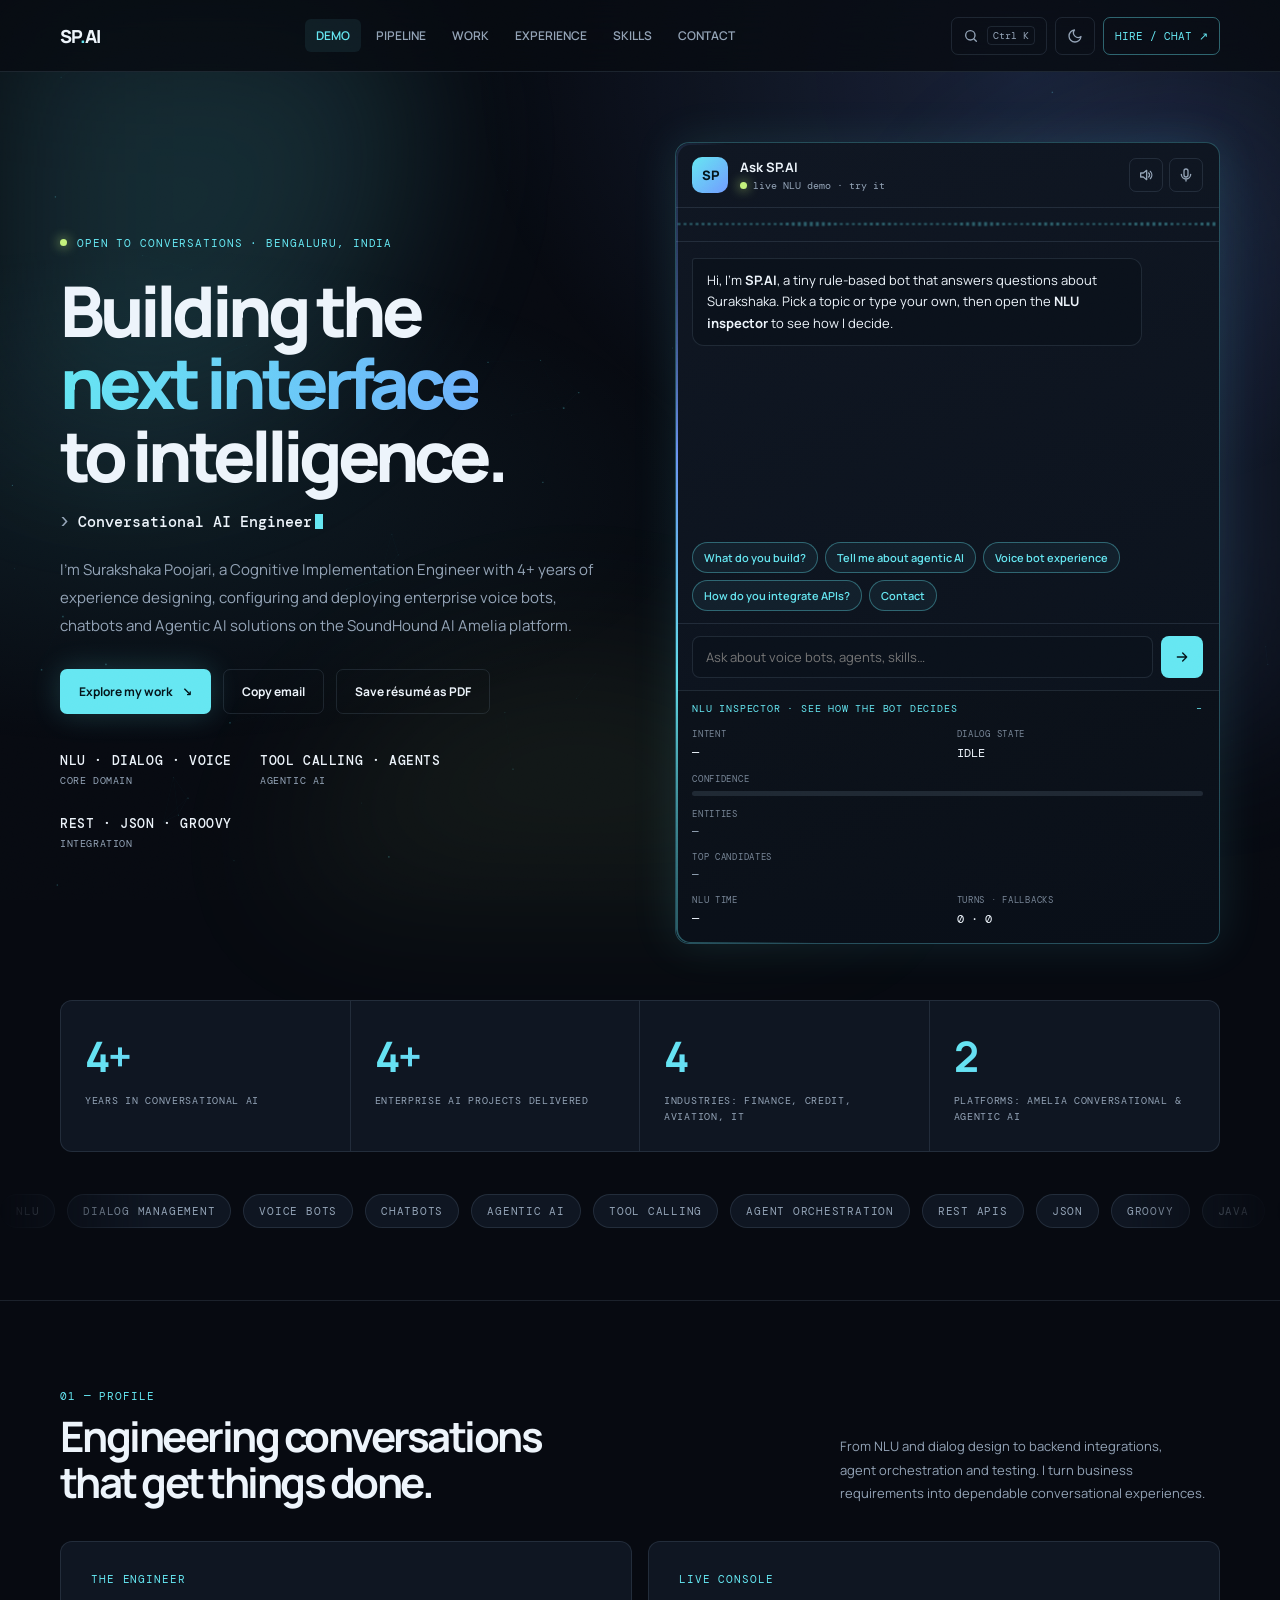
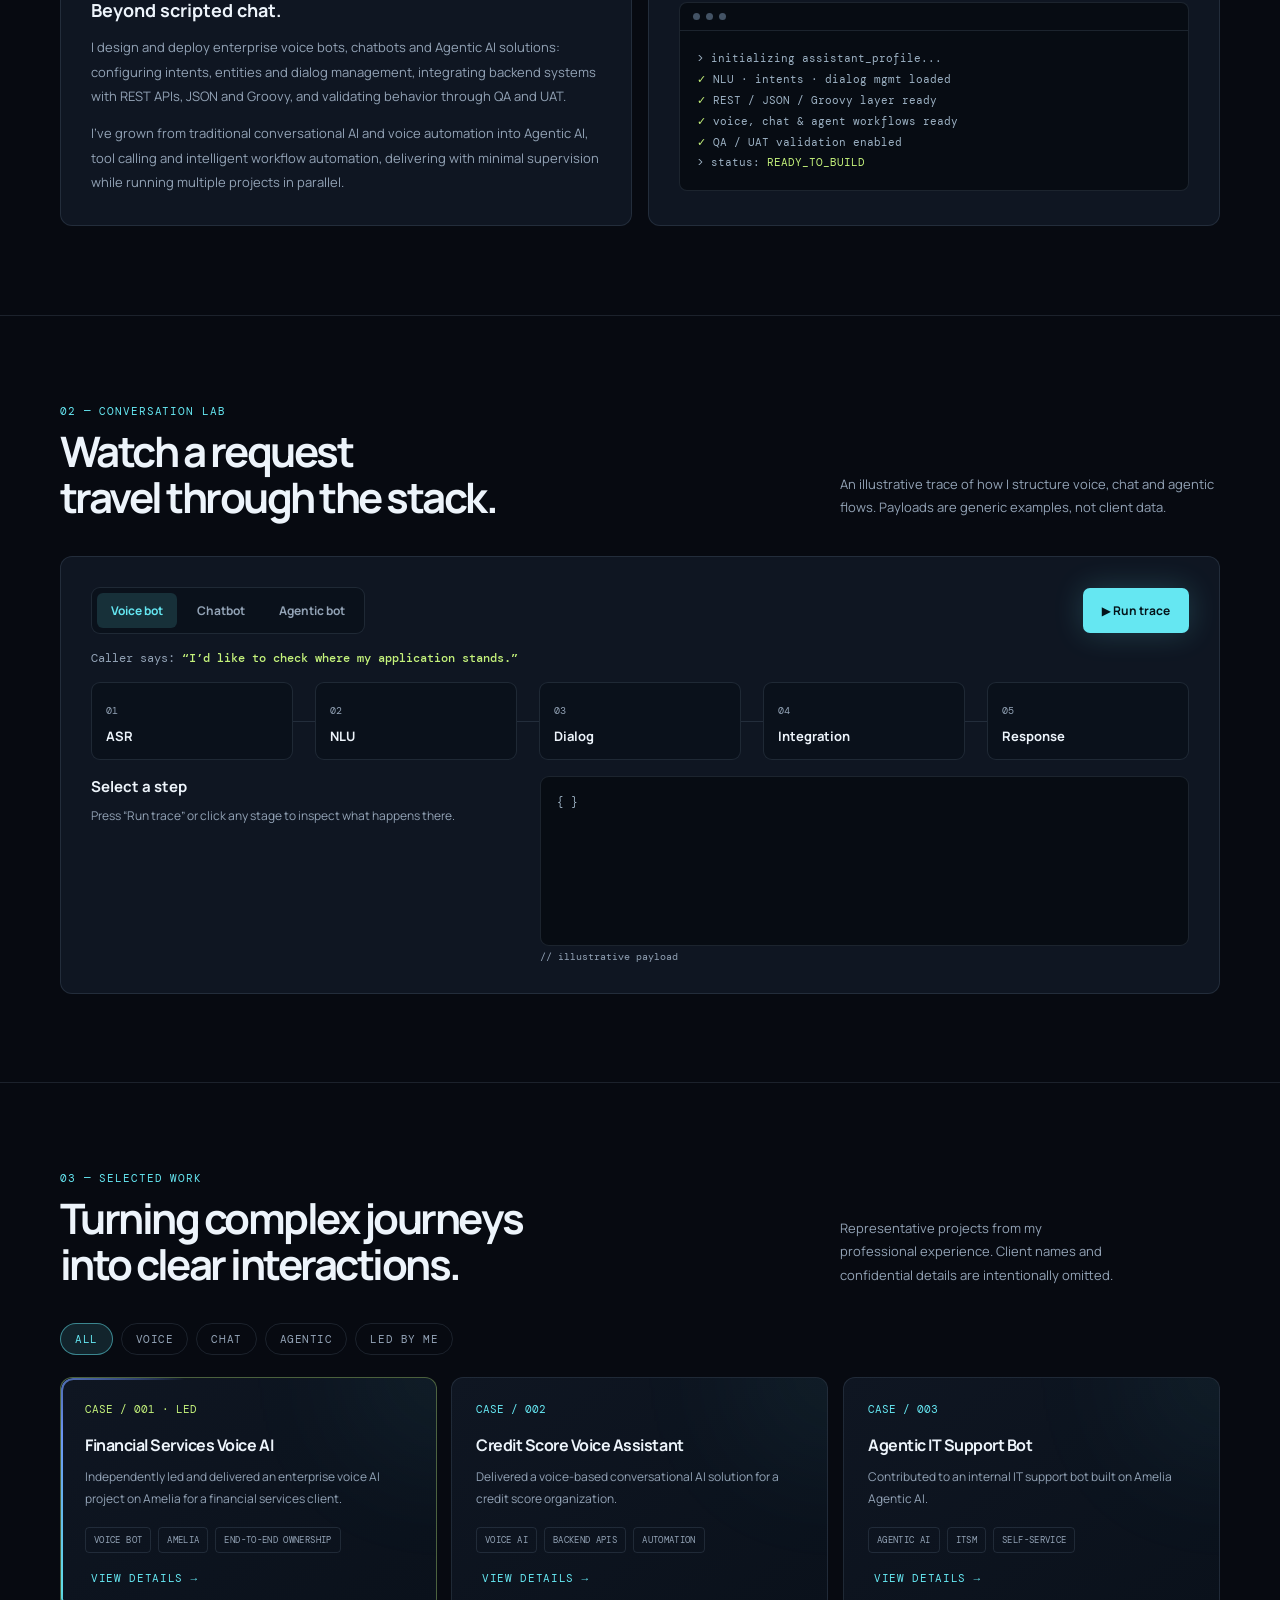
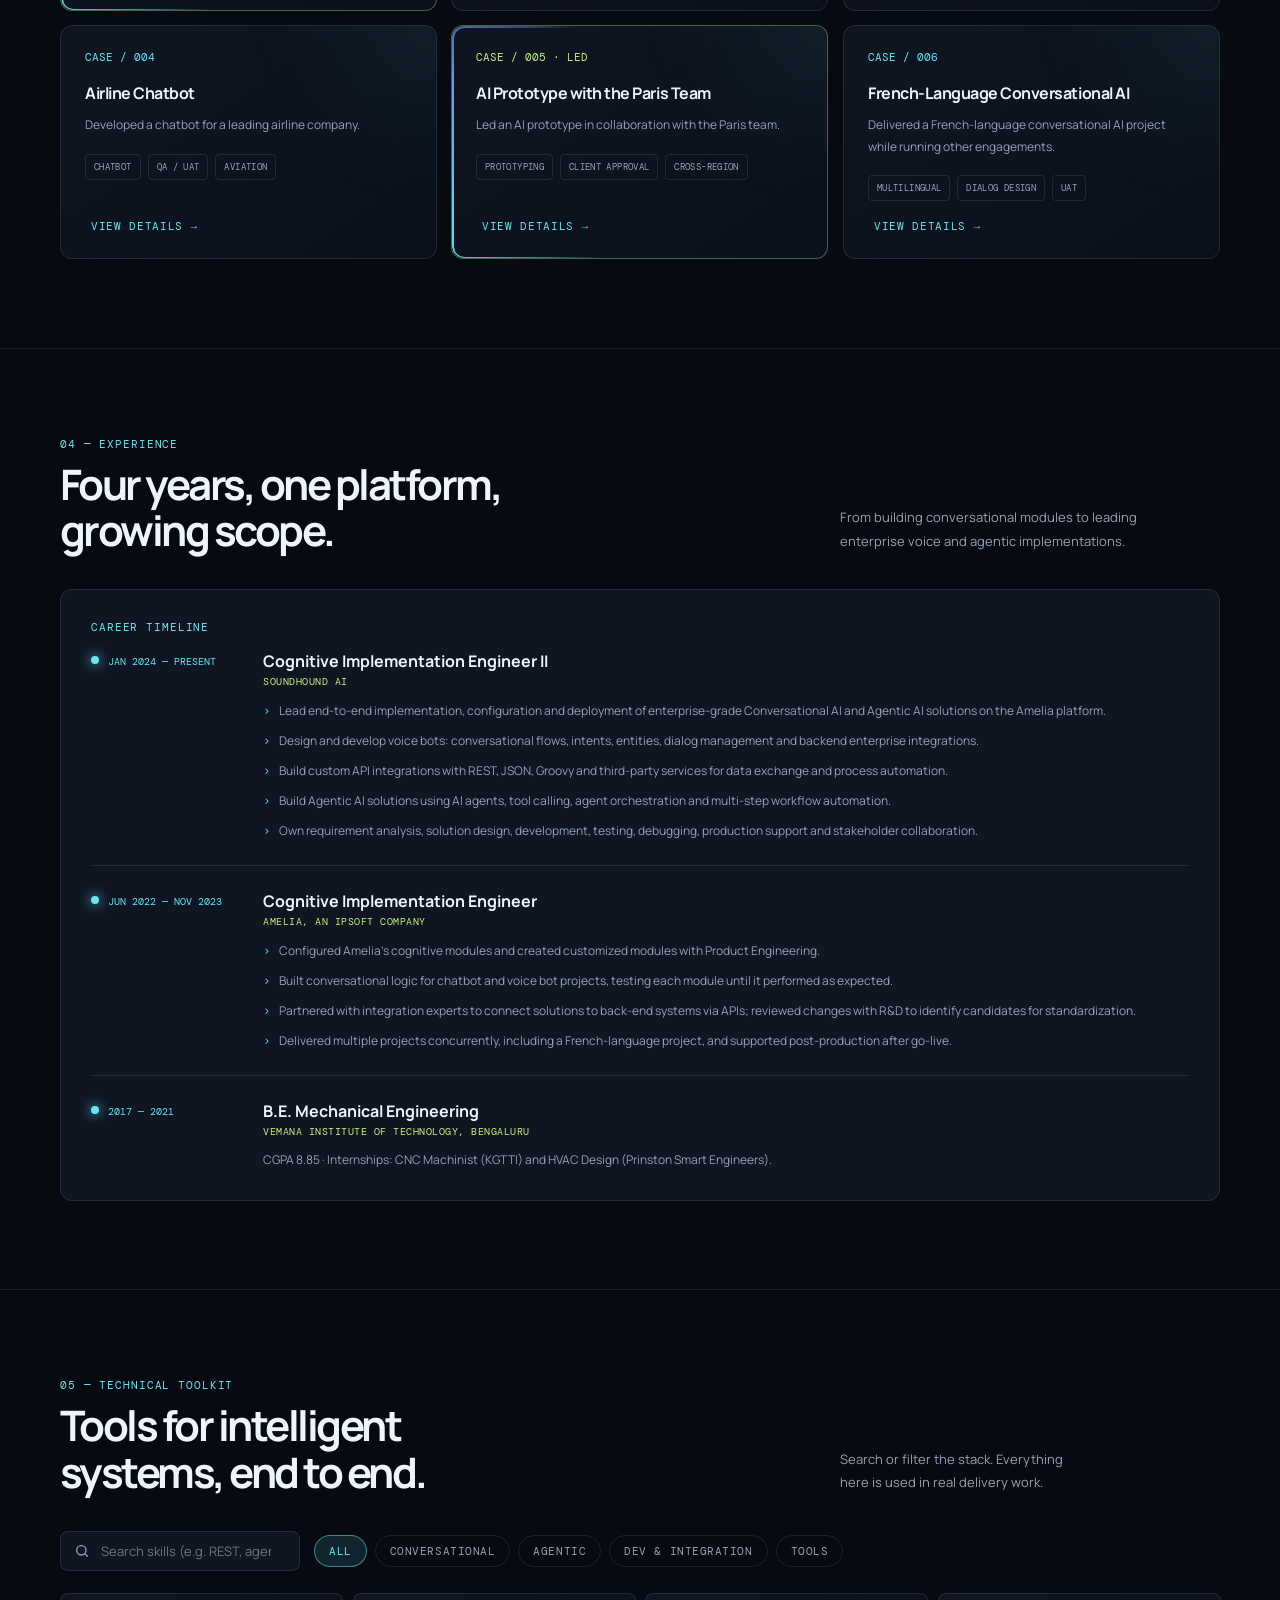
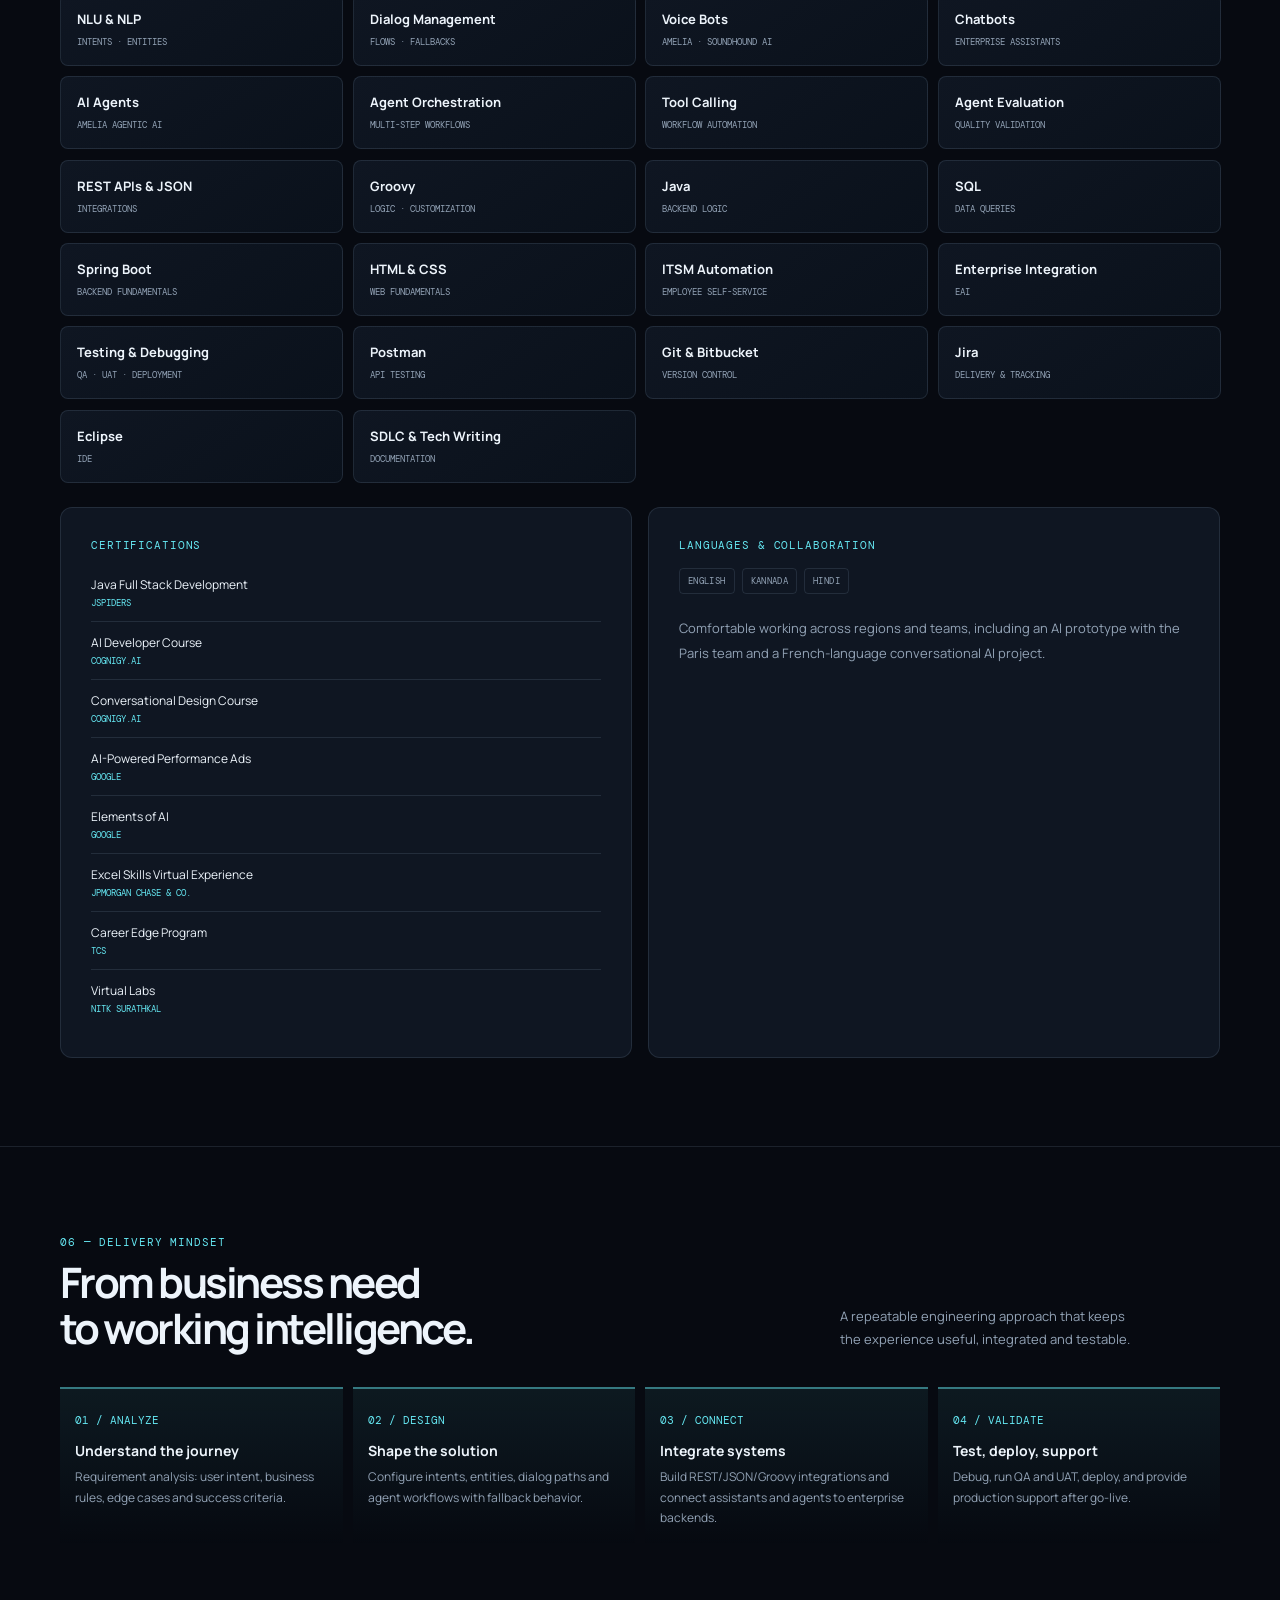
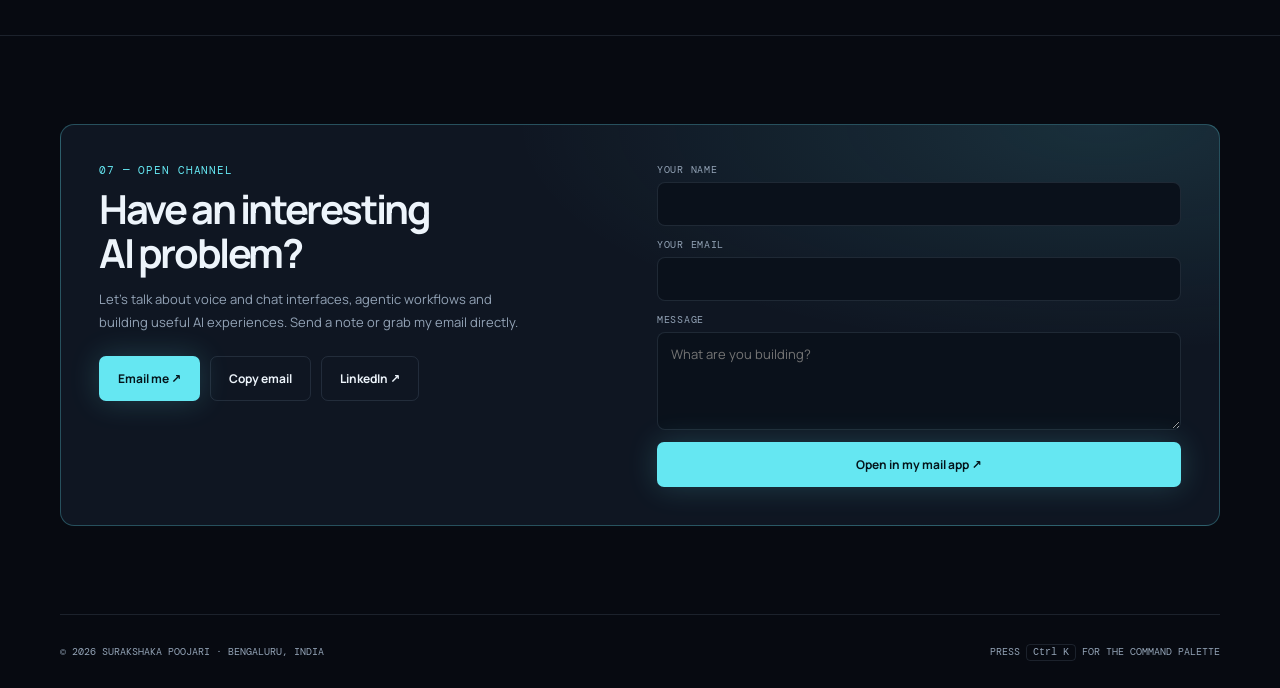
<file: portfolio/index.html>
<!DOCTYPE html>
<html lang="en" data-theme="dark">
<head>
<meta charset="UTF-8">
<meta name="viewport" content="width=device-width, initial-scale=1.0">
<meta name="theme-color" content="#070a11">
<meta name="description" content="Surakshaka Poojari — Cognitive Implementation Engineer with 4+ years building enterprise voice bots, chatbots and Agentic AI solutions on the SoundHound AI Amelia platform.">
<meta property="og:title" content="Surakshaka Poojari | Conversational AI & Agentic Systems">
<meta property="og:description" content="Enterprise voice bots, chatbots and agentic workflows. Try the live NLU demo.">
<meta property="og:type" content="website">
<title>Surakshaka Poojari | Conversational AI & Agentic Systems</title>
<link rel="preconnect" href="https://fonts.googleapis.com">
<link rel="preconnect" href="https://fonts.gstatic.com" crossorigin>
<link href="https://fonts.googleapis.com/css2?family=DM+Mono:wght@400;500&family=Manrope:wght@400;500;600;700;800&display=swap" rel="stylesheet">
<script>document.documentElement.classList.add('js')</script>
<script type="application/ld+json">
{"@context":"https://schema.org","@type":"Person","name":"Surakshaka Poojari","jobTitle":"Cognitive Implementation Engineer","email":"surakshaka.poojari25@gmail.com","address":{"@type":"PostalAddress","addressLocality":"Bengaluru","addressCountry":"IN"},"worksFor":{"@type":"Organization","name":"SoundHound AI"},"alumniOf":"Vemana Institute of Technology","knowsAbout":["Conversational AI","Voice bots","Chatbots","Agentic AI","NLU","REST API integration","Groovy","Java"]}
</script>
<link rel="stylesheet" href="css/style.css">
</head>
<body>
<a class="skip" href="#main">Skip to content</a>
<div id="progress"></div>
<canvas id="particles" aria-hidden="true"></canvas><div class="ambient"></div>
<div class="aurora" aria-hidden="true"><i></i><i></i><i></i></div><div class="grain" aria-hidden="true"></div><div id="cursorGlow" aria-hidden="true"></div>

<nav class="top"><div class="wrap">
  <a class="brand" href="#home" aria-label="Home">SP<span>.</span>AI</a>
  <div class="navlinks" id="navlinks">
    <a href="#assistant">DEMO</a><a href="#lab">PIPELINE</a><a href="#work">WORK</a><a href="#experience">EXPERIENCE</a><a href="#capabilities">SKILLS</a><a href="#contact">CONTACT</a>
  </div>
  <div class="nav-actions">
    <button class="icon-btn" id="openPalette" aria-label="Open command palette"><svg class="i" viewBox="0 0 24 24"><circle cx="11" cy="11" r="7"/><path d="m20 20-3.5-3.5"/></svg><kbd id="kbdHint">Ctrl K</kbd></button>
    <button class="icon-btn" id="themeBtn" aria-label="Toggle light and dark theme"><svg class="i moon" viewBox="0 0 24 24"><path d="M21 12.8A9 9 0 1 1 11.2 3a7 7 0 0 0 9.8 9.8Z"/></svg><svg class="i sun" viewBox="0 0 24 24"><circle cx="12" cy="12" r="4"/><path d="M12 2v2M12 20v2M4.9 4.9l1.4 1.4M17.7 17.7l1.4 1.4M2 12h2M20 12h2M4.9 19.1l1.4-1.4M17.7 6.3l1.4-1.4"/></svg></button>
    <a class="icon-btn cta-nav" href="#contact" style="color:var(--cyan);border-color:rgba(var(--cyan-rgb),.4)">HIRE / CHAT ↗</a>
    <button class="icon-btn burger" id="burger" aria-label="Menu" aria-expanded="false"><svg class="i" viewBox="0 0 24 24"><path d="M4 7h16M4 12h16M4 17h16"/></svg></button>
  </div>
</div>
<div class="mobile-menu" id="mobileMenu"><a href="#assistant">Live demo</a><a href="#lab">Pipeline</a><a href="#work">Work</a><a href="#experience">Experience</a><a href="#capabilities">Skills</a><a href="#contact">Contact</a></div>
</nav>

<main id="main">
<!-- ============ HERO ============ -->
<section class="wrap hero" id="home">
  <div>
    <div class="eyebrow mono"><span class="dot"></span> OPEN TO CONVERSATIONS · BENGALURU, INDIA</div>
    <h1>Building the<br><span class="gradient">next interface</span><br>to intelligence.</h1>
    <div class="role-line" aria-live="off">&gt; <b id="typed">Conversational AI Engineer</b><span class="caret"></span></div>
    <p class="lead">I'm Surakshaka Poojari, a Cognitive Implementation Engineer with 4+ years of experience designing, configuring and deploying enterprise voice bots, chatbots and Agentic AI solutions on the SoundHound AI Amelia platform.</p>
    <div class="actions">
      <a class="btn primary" href="#work">Explore my work <span>↘</span></a>
      <button class="btn secondary" id="copyEmailHero">Copy email</button>
      <button class="btn secondary" id="printBtn">Save résumé as PDF</button>
    </div>
    <div class="hero-meta"><div><b>NLU · Dialog · Voice</b>CORE DOMAIN</div><div><b>Tool calling · Agents</b>AGENTIC AI</div><div><b>REST · JSON · Groovy</b>INTEGRATION</div></div>
  </div>

  <!-- Interactive assistant -->
  <div class="chat" id="assistant" role="region" aria-label="Interactive assistant demo">
    <div class="chat-head">
      <div class="avatar">SP</div>
      <div><b>Ask SP.AI</b><small><span class="dot"></span> live NLU demo · try it</small></div>
      <div class="chat-tools">
        <button class="icon-btn" id="voiceToggle" aria-pressed="false" aria-label="Read replies aloud" title="Read replies aloud"><svg class="i" viewBox="0 0 24 24"><path d="M4 9v6h4l5 4V5L8 9H4Z"/><path d="M16 9a4 4 0 0 1 0 6M18.5 6.5a8 8 0 0 1 0 11"/></svg></button>
        <button class="icon-btn" id="micBtn" aria-label="Speak your question" title="Speak your question"><svg class="i" viewBox="0 0 24 24"><path d="M12 3a3 3 0 0 0-3 3v6a3 3 0 0 0 6 0V6a3 3 0 0 0-3-3Z"/><path d="M5 11a7 7 0 0 0 14 0M12 18v3"/></svg></button>
      </div>
    </div>
    <canvas id="wave" aria-hidden="true"></canvas>
    <div class="chat-log" id="chatLog" role="log" aria-live="polite"></div>
    <div class="chips" id="chips"></div>
    <form class="chat-form" id="chatForm" autocomplete="off">
      <input id="chatInput" type="text" placeholder="Ask about voice bots, agents, skills…" aria-label="Message">
      <button type="submit" aria-label="Send"><svg class="i" viewBox="0 0 24 24"><path d="M5 12h14M13 6l6 6-6 6"/></svg></button>
    </form>
    <details class="inspector" open>
      <summary>NLU inspector · see how the bot decides</summary>
      <div class="insp">
        <div><label>Intent</label><div class="val" id="iIntent">—</div></div>
        <div><label>Dialog state</label><div class="val" id="iState">IDLE</div></div>
        <div class="full"><label>Confidence <span id="iConfTxt"></span></label><div class="bar"><i id="iBar"></i></div></div>
        <div class="full"><label>Entities</label><div id="iEnt">—</div></div>
        <div class="full"><label>Top candidates</label><div id="iCand">—</div></div>
        <div><label>NLU time</label><div class="val" id="iTime">—</div></div>
        <div><label>Turns · fallbacks</label><div class="val" id="iTurns">0 · 0</div></div>
      </div>
    </details>
  </div>
</section>

<div class="wrap"><div class="stats reveal">
  <div class="stat"><b data-count="4" data-suffix="+">4+</b><span>Years in conversational AI</span></div>
  <div class="stat"><b data-count="4" data-suffix="+">4+</b><span>Enterprise AI projects delivered</span></div>
  <div class="stat"><b data-count="4">4</b><span>Industries: finance, credit, aviation, IT</span></div>
  <div class="stat"><b data-count="2">2</b><span>Platforms: Amelia Conversational &amp; Agentic AI</span></div>
</div></div>

<!-- tech marquee (pure CSS) -->
<div class="marquee" aria-label="Technologies I work with"><div class="marquee-track">
  <span>NLU</span><span>Dialog Management</span><span>Voice Bots</span><span>Chatbots</span><span>Agentic AI</span><span>Tool Calling</span><span>Agent Orchestration</span><span>REST APIs</span><span>JSON</span><span>Groovy</span><span>Java</span><span>SQL</span><span>Spring Boot</span><span>Postman</span><span>Git</span><span>Jira</span>
  <span aria-hidden="true">NLU</span><span aria-hidden="true">Dialog Management</span><span aria-hidden="true">Voice Bots</span><span aria-hidden="true">Chatbots</span><span aria-hidden="true">Agentic AI</span><span aria-hidden="true">Tool Calling</span><span aria-hidden="true">Agent Orchestration</span><span aria-hidden="true">REST APIs</span><span aria-hidden="true">JSON</span><span aria-hidden="true">Groovy</span><span aria-hidden="true">Java</span><span aria-hidden="true">SQL</span><span aria-hidden="true">Spring Boot</span><span aria-hidden="true">Postman</span><span aria-hidden="true">Git</span><span aria-hidden="true">Jira</span>
</div></div>

<!-- ============ ABOUT ============ -->
<section class="section" id="about"><div class="wrap">
  <div class="section-head reveal"><div><div class="mono">01 — PROFILE</div><h2>Engineering conversations<br>that get things done.</h2></div><p>From NLU and dialog design to backend integrations, agent orchestration and testing. I turn business requirements into dependable conversational experiences.</p></div>
  <div class="two reveal">
    <div class="panel"><div class="mono">THE ENGINEER</div><h3 style="margin-top:12px">Beyond scripted chat.</h3>
      <p>I design and deploy enterprise voice bots, chatbots and Agentic AI solutions: configuring intents, entities and dialog management, integrating backend systems with REST APIs, JSON and Groovy, and validating behavior through QA and UAT.</p>
      <p>I've grown from traditional conversational AI and voice automation into Agentic AI, tool calling and intelligent workflow automation, delivering with minimal supervision while running multiple projects in parallel.</p></div>
    <div class="panel"><div class="mono">LIVE CONSOLE</div><div class="terminal"><div class="terminal-top"><i></i><i></i><i></i></div><div class="terminal-body">
      <div>&gt; initializing assistant_profile...</div><div><strong>✓</strong> NLU · intents · dialog mgmt loaded</div><div><strong>✓</strong> REST / JSON / Groovy layer ready</div><div><strong>✓</strong> voice, chat &amp; agent workflows ready</div><div><strong>✓</strong> QA / UAT validation enabled</div><div>&gt; status: <strong>READY_TO_BUILD</strong></div></div></div></div>
  </div>
</div></section>

<!-- ============ PIPELINE LAB ============ -->
<section class="section" id="lab"><div class="wrap">
  <div class="section-head reveal"><div><div class="mono">02 — CONVERSATION LAB</div><h2>Watch a request<br>travel through the stack.</h2></div><p>An illustrative trace of how I structure voice, chat and agentic flows. Payloads are generic examples, not client data.</p></div>
  <div class="panel lab reveal">
    <div class="lab-top">
      <div class="tabs" role="tablist" id="flowTabs">
        <button role="tab" data-flow="voice" aria-selected="true">Voice bot</button>
        <button role="tab" data-flow="chat" aria-selected="false">Chatbot</button>
        <button role="tab" data-flow="agent" aria-selected="false">Agentic bot</button>
      </div>
      <button class="btn primary" id="runFlow">▶ Run trace</button>
    </div>
    <div class="utter" id="utterance"></div>
    <div class="flow" id="flowSteps"></div>
    <div class="lab-out">
      <div><h4 id="stepTitle">Select a step</h4><p id="stepDesc">Press “Run trace” or click any stage to inspect what happens there.</p></div>
      <div><pre class="code" id="payload" aria-label="Payload for selected step">{ }</pre><div class="note">// illustrative payload</div></div>
    </div>
  </div>
</div></section>

<!-- ============ WORK ============ -->
<section class="section" id="work"><div class="wrap">
  <div class="section-head reveal"><div><div class="mono">03 — SELECTED WORK</div><h2>Turning complex journeys<br>into clear interactions.</h2></div><p>Representative projects from my professional experience. Client names and confidential details are intentionally omitted.</p></div>
  <div class="chipbar reveal" id="projFilters">
    <button aria-pressed="true" data-f="all">All</button><button aria-pressed="false" data-f="voice">Voice</button><button aria-pressed="false" data-f="chat">Chat</button><button aria-pressed="false" data-f="agentic">Agentic</button><button aria-pressed="false" data-f="led">Led by me</button>
  </div>
  <div class="grid reveal" id="projGrid"></div>
</div></section>

<!-- ============ EXPERIENCE ============ -->
<section class="section" id="experience"><div class="wrap">
  <div class="section-head reveal"><div><div class="mono">04 — EXPERIENCE</div><h2>Four years, one platform,<br>growing scope.</h2></div><p>From building conversational modules to leading enterprise voice and agentic implementations.</p></div>
  <div class="panel reveal"><div class="mono">CAREER TIMELINE</div><div style="margin-top:6px">
    <div class="timeline-item"><div class="date">JAN 2024 — PRESENT</div><div><h4>Cognitive Implementation Engineer II</h4><span class="org">SoundHound AI</span><ul>
      <li>Lead end-to-end implementation, configuration and deployment of enterprise-grade Conversational AI and Agentic AI solutions on the Amelia platform.</li>
      <li>Design and develop voice bots: conversational flows, intents, entities, dialog management and backend enterprise integrations.</li>
      <li>Build custom API integrations with REST, JSON, Groovy and third-party services for data exchange and process automation.</li>
      <li>Build Agentic AI solutions using AI agents, tool calling, agent orchestration and multi-step workflow automation.</li>
      <li>Own requirement analysis, solution design, development, testing, debugging, production support and stakeholder collaboration.</li></ul></div></div>
    <div class="timeline-item"><div class="date">JUN 2022 — NOV 2023</div><div><h4>Cognitive Implementation Engineer</h4><span class="org">Amelia, an IPsoft Company</span><ul>
      <li>Configured Amelia's cognitive modules and created customized modules with Product Engineering.</li>
      <li>Built conversational logic for chatbot and voice bot projects, testing each module until it performed as expected.</li>
      <li>Partnered with integration experts to connect solutions to back-end systems via APIs; reviewed changes with R&amp;D to identify candidates for standardization.</li>
      <li>Delivered multiple projects concurrently, including a French-language project, and supported post-production after go-live.</li></ul></div></div>
    <div class="timeline-item"><div class="date">2017 — 2021</div><div><h4>B.E. Mechanical Engineering</h4><span class="org">Vemana Institute of Technology, Bengaluru</span><p>CGPA 8.85 · Internships: CNC Machinist (KGTTI) and HVAC Design (Prinston Smart Engineers).</p></div></div>
  </div></div>
</div></section>

<!-- ============ SKILLS ============ -->
<section class="section" id="capabilities"><div class="wrap">
  <div class="section-head reveal"><div><div class="mono">05 — TECHNICAL TOOLKIT</div><h2>Tools for intelligent<br>systems, end to end.</h2></div><p>Search or filter the stack. Everything here is used in real delivery work.</p></div>
  <div class="skill-tools reveal">
    <label class="search"><svg class="i" viewBox="0 0 24 24"><circle cx="11" cy="11" r="7"/><path d="m20 20-3.5-3.5"/></svg><input id="skillSearch" type="search" placeholder="Search skills (e.g. REST, agent, NLU)" aria-label="Search skills"></label>
    <div class="chipbar" id="skillFilters" style="margin:0">
      <button aria-pressed="true" data-f="all">All</button><button aria-pressed="false" data-f="conv">Conversational</button><button aria-pressed="false" data-f="agent">Agentic</button><button aria-pressed="false" data-f="dev">Dev &amp; Integration</button><button aria-pressed="false" data-f="tools">Tools</button>
    </div>
  </div>
  <div class="skills reveal" id="skillGrid"></div>
  <div class="two reveal" style="margin-top:24px">
    <div class="panel"><div class="mono">CERTIFICATIONS</div><div class="cert-list" style="margin-top:12px">
      <div>Java Full Stack Development<em>JSpiders</em></div><div>AI Developer Course<em>Cognigy.AI</em></div><div>Conversational Design Course<em>Cognigy.AI</em></div><div>AI-Powered Performance Ads<em>Google</em></div><div>Elements of AI<em>Google</em></div><div>Excel Skills Virtual Experience<em>JPMorgan Chase &amp; Co.</em></div><div>Career Edge Program<em>TCS</em></div><div>Virtual Labs<em>NITK Surathkal</em></div></div></div>
    <div class="panel"><div class="mono">LANGUAGES &amp; COLLABORATION</div><div class="tags" style="margin-top:16px"><span class="tag">English</span><span class="tag">Kannada</span><span class="tag">Hindi</span></div>
      <p style="margin-top:22px">Comfortable working across regions and teams, including an AI prototype with the Paris team and a French-language conversational AI project.</p></div>
  </div>
</div></section>

<!-- ============ APPROACH ============ -->
<section class="section" id="approach"><div class="wrap">
  <div class="section-head reveal"><div><div class="mono">06 — DELIVERY MINDSET</div><h2>From business need<br>to working intelligence.</h2></div><p>A repeatable engineering approach that keeps the experience useful, integrated and testable.</p></div>
  <div class="workflow reveal">
    <div class="step"><b>01 / ANALYZE</b><h4>Understand the journey</h4><p>Requirement analysis: user intent, business rules, edge cases and success criteria.</p></div>
    <div class="step"><b>02 / DESIGN</b><h4>Shape the solution</h4><p>Configure intents, entities, dialog paths and agent workflows with fallback behavior.</p></div>
    <div class="step"><b>03 / CONNECT</b><h4>Integrate systems</h4><p>Build REST/JSON/Groovy integrations and connect assistants and agents to enterprise backends.</p></div>
    <div class="step"><b>04 / VALIDATE</b><h4>Test, deploy, support</h4><p>Debug, run QA and UAT, deploy, and provide production support after go-live.</p></div>
  </div>
</div></section>

<!-- ============ CONTACT ============ -->
<section class="section" id="contact"><div class="wrap"><div class="contact reveal">
  <div>
    <div class="mono">07 — OPEN CHANNEL</div><h2>Have an interesting AI problem?</h2>
    <p>Let's talk about voice and chat interfaces, agentic workflows and building useful AI experiences. Send a note or grab my email directly.</p>
    <div class="contact-links">
      <a class="btn primary" href="mailto:surakshaka.poojari25@gmail.com">Email me ↗</a>
      <button class="btn secondary" id="copyEmail">Copy email</button>
      <a class="btn secondary" href="https://www.linkedin.com/" target="_blank" rel="noreferrer">LinkedIn ↗</a>
    </div>
  </div>
  <form class="form" id="contactForm">
    <label>Your name<input name="name" required autocomplete="name"></label>
    <label>Your email<input name="email" type="email" required autocomplete="email"></label>
    <label>Message<textarea name="msg" rows="4" required placeholder="What are you building?"></textarea></label>
    <button class="btn primary" type="submit" style="justify-content:center">Open in my mail app ↗</button>
  </form>
</div></div></section>
</main>

<footer class="wrap"><span>© 2026 SURAKSHAKA POOJARI · BENGALURU, INDIA</span><span>PRESS <kbd id="kbdFoot">Ctrl K</kbd> FOR THE COMMAND PALETTE</span></footer>

<dialog id="projDlg"><div class="dlg" style="position:relative"><button class="icon-btn close" id="projClose" aria-label="Close">✕</button><div id="projBody"></div></div></dialog>
<dialog id="palette" aria-label="Command palette"><div class="pin"><svg class="i" viewBox="0 0 24 24"><circle cx="11" cy="11" r="7"/><path d="m20 20-3.5-3.5"/></svg><input id="palInput" placeholder="Type a command or section…" aria-label="Command"></div><ul id="palList" role="listbox"></ul></dialog>
<a id="toTop" href="#home" aria-label="Back to top">↑</a>
<div id="toast" role="status" aria-live="polite"></div>

<script src="js/app.js" defer></script>
</body>
</html>
</file>
<file: portfolio/css/style.css>
/* ============ TOKENS ============ */
:root{
  color-scheme:dark;
  --bg:#070a11;--panel:#0f1622;--panel2:#0a111b;--line:rgba(154,184,212,.14);
  --text:#edf4fb;--muted:#93a3b6;--cyan:#65e7f2;--blue:#719bff;--lime:#c4f27b;--warn:#ffcf70;
  --cyan-rgb:101,231,242;--blue-rgb:113,155,255;
  --glow:0 0 45px rgba(101,231,242,.12);--nav-bg:rgba(7,10,17,.8);--ink:#04141a;
  --mono:"DM Mono",ui-monospace,monospace;--sans:"Manrope",system-ui,sans-serif;
}
:root[data-theme=light]{
  color-scheme:light;
  --bg:#f4f7fb;--panel:#ffffff;--panel2:#eef3f9;--line:rgba(20,40,70,.14);
  --text:#0c1a2b;--muted:#51627a;--cyan:#087f93;--blue:#3a5fd6;--lime:#4f7d0b;--warn:#a96b00;
  --cyan-rgb:8,127,147;--blue-rgb:58,95,214;
  --glow:0 8px 40px rgba(20,60,110,.12);--nav-bg:rgba(244,247,251,.85);--ink:#ffffff;
}
*{box-sizing:border-box}
html{scroll-behavior:smooth;scroll-padding-top:90px}
body{margin:0;background:var(--bg);color:var(--text);font-family:var(--sans);overflow-x:hidden;-webkit-font-smoothing:antialiased}
a{color:inherit;text-decoration:none}
button,input,textarea{font:inherit;color:inherit}
button{cursor:pointer}
:focus-visible{outline:2px solid var(--cyan);outline-offset:3px;border-radius:4px}
.skip{position:absolute;left:-999px;top:10px;background:var(--cyan);color:var(--ink);padding:10px 14px;border-radius:6px;z-index:100;font-weight:700}
.skip:focus{left:10px}
#progress{position:fixed;top:0;left:0;height:2px;width:0;background:linear-gradient(90deg,var(--cyan),var(--blue),var(--lime));z-index:60}
#particles{position:fixed;inset:0;z-index:-2;opacity:.5;pointer-events:none}
.ambient{position:fixed;inset:0;z-index:-1;pointer-events:none;background:radial-gradient(ellipse at 80% 8%,rgba(var(--blue-rgb),.16),transparent 38%),radial-gradient(ellipse at 10% 55%,rgba(var(--cyan-rgb),.08),transparent 36%)}
.wrap{width:min(1160px,calc(100% - 44px));margin:auto}
.mono{font-family:var(--mono);letter-spacing:.08em;text-transform:uppercase;font-size:11px;color:var(--cyan)}
svg.i{width:16px;height:16px;fill:none;stroke:currentColor;stroke-width:2;stroke-linecap:round;stroke-linejoin:round;flex:none}

/* ============ NAV ============ */
nav.top{height:72px;border-bottom:1px solid var(--line);position:sticky;top:0;background:var(--nav-bg);backdrop-filter:blur(18px);z-index:50}
nav.top .wrap{height:100%;display:flex;align-items:center;justify-content:space-between;gap:16px}
.brand{font-weight:800;letter-spacing:-.04em;font-size:18px}.brand span{color:var(--cyan)}
.navlinks{display:flex;gap:4px;font-size:12px;font-weight:600}
.navlinks a{padding:8px 11px;border-radius:6px;color:var(--muted);transition:.2s}
.navlinks a:hover,.navlinks a.active{color:var(--cyan);background:rgba(var(--cyan-rgb),.08)}
.nav-actions{display:flex;align-items:center;gap:8px}
.icon-btn{height:38px;min-width:38px;padding:0 11px;display:inline-flex;align-items:center;justify-content:center;gap:8px;background:transparent;border:1px solid var(--line);border-radius:7px;color:var(--muted);font:11px var(--mono);transition:.2s}
.icon-btn:hover{color:var(--cyan);border-color:rgba(var(--cyan-rgb),.45)}
.icon-btn kbd{font:10px var(--mono);border:1px solid var(--line);padding:2px 5px;border-radius:4px}
.sun{display:none}:root[data-theme=light] .sun{display:block}:root[data-theme=light] .moon{display:none}
.burger{display:none}
.mobile-menu{display:none;position:absolute;left:0;right:0;top:72px;background:var(--bg);border-bottom:1px solid var(--line);padding:12px 22px 20px}
.mobile-menu.open{display:grid}
.mobile-menu a{padding:13px 4px;border-bottom:1px solid var(--line);font-weight:600;font-size:14px}

/* ============ BUTTONS / TAGS ============ */
.btn{padding:13px 18px;border-radius:7px;font-size:12px;font-weight:700;display:inline-flex;gap:10px;align-items:center;transition:.25s;border:1px solid transparent;background:none}
.btn.primary{background:var(--cyan);color:var(--ink);box-shadow:0 0 30px rgba(var(--cyan-rgb),.2)}
.btn.secondary{border-color:var(--line);color:var(--text)}
.btn:hover{transform:translateY(-3px)}
.tags{display:flex;flex-wrap:wrap;gap:7px;margin-top:18px}
.tag{font:9px var(--mono);color:var(--muted);border:1px solid var(--line);padding:6px 8px;border-radius:4px;text-transform:uppercase;letter-spacing:.04em}
.chipbar{display:flex;flex-wrap:wrap;gap:8px;margin-bottom:22px}
.chipbar button{padding:8px 14px;border:1px solid var(--line);border-radius:99px;background:transparent;font:11px var(--mono);color:var(--muted);text-transform:uppercase;letter-spacing:.05em;transition:.2s}
.chipbar button:hover{color:var(--text)}
.chipbar button[aria-pressed=true]{background:rgba(var(--cyan-rgb),.12);border-color:rgba(var(--cyan-rgb),.5);color:var(--cyan)}

/* ============ HERO ============ */
.hero{display:grid;grid-template-columns:1.02fr .98fr;gap:48px;align-items:center;padding:70px 0 56px}
.eyebrow{display:flex;align-items:center;gap:10px;margin-bottom:24px}
.dot{width:7px;height:7px;background:var(--lime);border-radius:50%;box-shadow:0 0 12px var(--lime);display:inline-block;animation:pulse 2s infinite}
h1{font-size:clamp(42px,5.6vw,70px);line-height:1.04;letter-spacing:-.07em;margin:0 0 20px;font-weight:800}
.gradient{background:linear-gradient(100deg,var(--cyan),var(--blue) 65%,var(--lime));-webkit-background-clip:text;background-clip:text;color:transparent}
.role-line{font:500 15px var(--mono);color:var(--muted);min-height:26px;margin-bottom:18px}
.role-line b{color:var(--text);font-weight:500}
.caret{display:inline-block;width:8px;height:15px;background:var(--cyan);vertical-align:-2px;margin-left:3px;animation:blink 1s steps(2) infinite}
.hero p.lead{color:var(--muted);line-height:1.85;font-size:15px;max-width:560px;margin:0}
.actions{display:flex;gap:12px;flex-wrap:wrap;margin-top:30px}
.hero-meta{display:flex;gap:28px;margin-top:38px;flex-wrap:wrap;font:10px var(--mono);text-transform:uppercase;letter-spacing:.06em;color:var(--muted)}
.hero-meta b{display:block;color:var(--text);font-weight:500;font-size:13px;margin-bottom:5px}

/* ============ CHAT DEMO ============ */
.chat{background:linear-gradient(160deg,var(--panel),var(--panel2));border:1px solid rgba(var(--cyan-rgb),.28);border-radius:14px;box-shadow:var(--glow);overflow:hidden;display:flex;flex-direction:column}
.chat-head{display:flex;align-items:center;gap:12px;padding:14px 16px;border-bottom:1px solid var(--line)}
.avatar{width:36px;height:36px;border-radius:10px;background:linear-gradient(135deg,var(--cyan),var(--blue));color:var(--ink);display:grid;place-items:center;font-weight:800;font-size:13px}
.chat-head b{font-size:13px;display:block}.chat-head small{font:10px var(--mono);color:var(--muted);display:flex;align-items:center;gap:6px;margin-top:3px}
.chat-tools{margin-left:auto;display:flex;gap:6px}
.chat-tools .icon-btn{height:34px;min-width:34px;padding:0}
.chat-tools .icon-btn[aria-pressed=true]{color:var(--cyan);border-color:rgba(var(--cyan-rgb),.6);background:rgba(var(--cyan-rgb),.1)}
#wave{width:100%;height:34px;display:block;border-bottom:1px solid var(--line)}
.chat-log{height:300px;overflow-y:auto;padding:16px;display:flex;flex-direction:column;gap:10px;scroll-behavior:smooth}
.msg{max-width:88%;padding:11px 14px;border-radius:12px;font-size:13px;line-height:1.65;animation:rise .3s ease}
.msg.bot{background:var(--panel2);border:1px solid var(--line);border-top-left-radius:3px;align-self:flex-start}
.msg.user{background:linear-gradient(135deg,var(--cyan),var(--blue));color:var(--ink);font-weight:600;border-top-right-radius:3px;align-self:flex-end}
.msg a{color:var(--cyan);text-decoration:underline}
.msg.typing{display:flex;gap:5px;padding:14px}
.msg.typing i{width:6px;height:6px;border-radius:50%;background:var(--muted);animation:bounce 1s infinite}
.msg.typing i:nth-child(2){animation-delay:.15s}.msg.typing i:nth-child(3){animation-delay:.3s}
.chips{display:flex;flex-wrap:wrap;gap:7px;padding:0 16px 12px}
.chips button{font:11px var(--sans);font-weight:600;padding:7px 11px;border:1px solid rgba(var(--cyan-rgb),.35);color:var(--cyan);background:rgba(var(--cyan-rgb),.06);border-radius:99px;transition:.2s}
.chips button:hover{background:rgba(var(--cyan-rgb),.16)}
.chat-form{display:flex;gap:8px;padding:12px 16px;border-top:1px solid var(--line)}
.chat-form input{flex:1;min-width:0;background:var(--panel2);border:1px solid var(--line);border-radius:8px;padding:11px 13px;font-size:13px;outline:none}
.chat-form input:focus{border-color:rgba(var(--cyan-rgb),.6)}
.chat-form button{width:42px;border-radius:8px;border:0;background:var(--cyan);color:var(--ink);display:grid;place-items:center}
details.inspector{border-top:1px solid var(--line);background:rgba(0,0,0,.12)}
details.inspector summary{padding:11px 16px;font:10px var(--mono);letter-spacing:.08em;text-transform:uppercase;color:var(--cyan);cursor:pointer;list-style:none;display:flex;justify-content:space-between}
details.inspector summary::after{content:"+";}details[open].inspector summary::after{content:"–"}
.insp{padding:2px 16px 16px;display:grid;grid-template-columns:1fr 1fr;gap:12px 18px;font:11px var(--mono);color:var(--muted)}
.insp .full{grid-column:1/-1}
.insp label{display:block;font-size:9px;letter-spacing:.08em;text-transform:uppercase;margin-bottom:5px;opacity:.8}
.insp .val{color:var(--text);font-size:12px}
.bar{height:5px;background:var(--line);border-radius:3px;overflow:hidden;margin-top:6px}
.bar i{display:block;height:100%;width:0;background:linear-gradient(90deg,var(--cyan),var(--lime));transition:width .5s}
.bar i.low{background:var(--warn)}
.ent{display:inline-block;margin:0 5px 4px 0;padding:3px 7px;border-radius:4px;background:rgba(var(--blue-rgb),.14);color:var(--blue);font-size:10px}
.cand{display:flex;justify-content:space-between;color:var(--text);font-size:11px;padding:2px 0}

/* ============ STATS ============ */
.stats{display:grid;grid-template-columns:repeat(4,1fr);border:1px solid var(--line);border-radius:12px;background:var(--panel);overflow:hidden;margin-bottom:76px}
.stat{padding:26px 24px;border-right:1px solid var(--line)}.stat:last-child{border:0}
.stat b{display:block;font-size:clamp(30px,3.8vw,42px);letter-spacing:-.06em;background:linear-gradient(100deg,var(--cyan),var(--blue));-webkit-background-clip:text;background-clip:text;color:transparent}
.stat span{display:block;margin-top:8px;font:10px/1.6 var(--mono);color:var(--muted);text-transform:uppercase;letter-spacing:.07em}

/* ============ SECTIONS ============ */
.section{padding:88px 0;border-top:1px solid var(--line)}
.section-head{display:flex;justify-content:space-between;align-items:end;margin-bottom:36px;gap:25px}
.section-head h2{font-size:clamp(28px,4vw,42px);letter-spacing:-.06em;margin:10px 0 0;line-height:1.1}
.section-head p{color:var(--muted);font-size:13px;max-width:380px;line-height:1.8;margin:0}
.panel{padding:30px;border:1px solid var(--line);background:var(--panel);border-radius:12px}
.panel h3{font-size:18px;margin:0 0 13px}
.panel p{font-size:13px;color:var(--muted);line-height:1.9;margin:0}.panel p+p{margin-top:12px}
.two{display:grid;grid-template-columns:1fr 1fr;gap:16px}

/* terminal */
.terminal{margin-top:16px;border:1px solid var(--line);background:#070c13;border-radius:8px;overflow:hidden}
.terminal-top{padding:10px 13px;border-bottom:1px solid rgba(154,184,212,.14);display:flex;gap:6px}
.terminal-top i{width:7px;height:7px;border-radius:50%;background:#435365}
.terminal-body{padding:17px;font:11px/1.9 var(--mono);color:#9db2c4}
.terminal-body strong{color:#c4f27b;font-weight:400}

/* ============ PIPELINE LAB ============ */
.lab{display:grid;gap:16px}
.lab-top{display:flex;flex-wrap:wrap;gap:14px;justify-content:space-between;align-items:center}
.tabs{display:flex;gap:6px;background:var(--panel2);border:1px solid var(--line);padding:5px;border-radius:9px}
.tabs button{padding:9px 14px;border:0;background:transparent;border-radius:6px;font-size:12px;font-weight:700;color:var(--muted)}
.tabs button[aria-selected=true]{background:rgba(var(--cyan-rgb),.14);color:var(--cyan)}
.utter{font:12px var(--mono);color:var(--muted)}.utter b{color:var(--lime);font-weight:500}
.flow{display:flex;align-items:stretch;flex-wrap:wrap;gap:0;row-gap:10px}
.node{flex:1;min-width:120px;padding:14px;border:1px solid var(--line);border-radius:9px;background:var(--panel2);text-align:left;transition:.3s;position:relative}
.node b{font:10px var(--mono);color:var(--muted)}.node span{display:block;font-weight:700;font-size:13px;margin-top:8px}
.node.active{border-color:var(--cyan);background:rgba(var(--cyan-rgb),.1);box-shadow:0 0 28px rgba(var(--cyan-rgb),.18);transform:translateY(-3px)}
.node.active b{color:var(--cyan)}.node.done{border-color:rgba(var(--cyan-rgb),.3)}.node.done b{color:var(--lime)}
.link{width:22px;align-self:center;height:1px;background:var(--line);flex:none}
.lab-out{display:grid;grid-template-columns:.8fr 1.2fr;gap:16px}
.lab-out h4{margin:0 0 8px;font-size:15px}.lab-out p{margin:0;color:var(--muted);font-size:12px;line-height:1.8}
pre.code{margin:0;background:#070c13;border:1px solid rgba(154,184,212,.14);border-radius:9px;padding:16px;font:11px/1.8 var(--mono);color:#9db2c4;overflow:auto;min-height:170px}
.j-k{color:#65e7f2}.j-s{color:#c4f27b}.j-n{color:#ffcf70}.j-b{color:#c79bff}
.note{font:10px var(--mono);color:var(--muted);margin-top:4px}

/* ============ PROJECTS ============ */
.grid{display:grid;grid-template-columns:repeat(3,1fr);gap:14px}
.card{background:linear-gradient(145deg,var(--panel),var(--panel2));border:1px solid var(--line);border-radius:12px;padding:24px;position:relative;overflow:hidden;transition:.3s;display:flex;flex-direction:column}
.card:hover{border-color:rgba(var(--cyan-rgb),.45);transform:translateY(-4px);box-shadow:var(--glow)}
.card:before{content:"";position:absolute;width:120px;height:120px;right:-70px;top:-70px;background:var(--cyan);filter:blur(80px);opacity:.14}
.card .num{font:11px var(--mono);color:var(--cyan)}
.card h3{font-size:16px;margin:18px 0 10px;letter-spacing:-.03em}
.card p{color:var(--muted);font-size:12px;line-height:1.8;margin:0}
.card.featured{border-color:rgba(196,242,123,.35)}.card.featured .num{color:var(--lime)}
.card .more{margin-top:auto;padding-top:18px;background:none;border:0;text-align:left;color:var(--cyan);font:11px var(--mono);text-transform:uppercase;letter-spacing:.06em}
.card .tags{margin-bottom:0}

/* ============ TIMELINE ============ */
.timeline-item{display:grid;grid-template-columns:150px 1fr;gap:22px;padding:24px 0;border-bottom:1px solid var(--line)}
.timeline-item:last-child{border:0;padding-bottom:0}.timeline-item:first-child{padding-top:10px}
.date{font:10px/1.7 var(--mono);color:var(--cyan);padding-top:3px}
.timeline-item h4{margin:0 0 3px;font-size:16px}
.org{font:10px var(--mono);color:var(--lime);margin-bottom:12px;display:block;text-transform:uppercase;letter-spacing:.05em}
.timeline-item ul{margin:0;padding:0;list-style:none;display:grid;gap:9px}
.timeline-item li{color:var(--muted);font-size:12px;line-height:1.75;padding-left:16px;position:relative}
.timeline-item li:before{content:"›";position:absolute;left:0;color:var(--cyan)}
.timeline-item p{margin:0;color:var(--muted);font-size:12px;line-height:1.7}

/* ============ SKILLS ============ */
.skill-tools{display:flex;gap:14px;flex-wrap:wrap;align-items:center;margin-bottom:22px}
.search{display:flex;align-items:center;gap:9px;padding:0 13px;height:40px;border:1px solid var(--line);border-radius:8px;background:var(--panel);color:var(--muted);min-width:240px}
.search input{background:none;border:0;outline:none;flex:1;font-size:13px}
.skills{display:grid;grid-template-columns:repeat(4,1fr);gap:10px}
.skill{padding:16px;background:var(--panel);border:1px solid var(--line);border-radius:8px;transition:.25s}
.skill:hover{border-color:rgba(var(--cyan-rgb),.4);transform:translateY(-2px)}
.skill span{display:block;font-size:13px;font-weight:700}
.skill small{display:block;margin-top:7px;font:9px/1.6 var(--mono);color:var(--muted);text-transform:uppercase}
.empty{grid-column:1/-1;color:var(--muted);font:12px var(--mono);padding:20px 0}
.cert-list div{display:flex;justify-content:space-between;gap:14px;padding:12px 0;border-bottom:1px solid var(--line);font-size:12px}
.cert-list div:last-child{border:0}
.cert-list em{font:9px var(--mono);color:var(--cyan);font-style:normal;text-transform:uppercase;white-space:nowrap}

/* ============ APPROACH ============ */
.workflow{display:grid;grid-template-columns:repeat(4,1fr);gap:10px}
.step{border-top:2px solid rgba(var(--cyan-rgb),.5);padding:18px 15px;background:linear-gradient(180deg,rgba(var(--cyan-rgb),.07),transparent)}
.step b{font:11px var(--mono);color:var(--cyan)}.step h4{font-size:14px;margin:12px 0 7px}
.step p{font-size:12px;color:var(--muted);line-height:1.7;margin:0}

/* ============ CONTACT ============ */
.contact{display:grid;grid-template-columns:1fr 1fr;gap:34px;padding:38px;border:1px solid rgba(var(--cyan-rgb),.28);border-radius:14px;background:radial-gradient(ellipse at 90% 0%,rgba(var(--cyan-rgb),.12),transparent 40%),var(--panel)}
.contact h2{font-size:clamp(26px,4vw,40px);letter-spacing:-.06em;margin:10px 0;line-height:1.1}
.contact p{color:var(--muted);font-size:13px;line-height:1.8}
.contact-links{display:flex;gap:10px;flex-wrap:wrap;margin-top:22px}
.form{display:grid;gap:12px}
.form label{display:grid;gap:6px;font:10px var(--mono);text-transform:uppercase;letter-spacing:.07em;color:var(--muted)}
.form input,.form textarea{background:var(--panel2);border:1px solid var(--line);border-radius:8px;padding:12px 13px;font:13px var(--sans);outline:none;resize:vertical;color:var(--text);text-transform:none;letter-spacing:0}
.form input:focus,.form textarea:focus{border-color:rgba(var(--cyan-rgb),.6)}
footer{padding:30px 0;color:var(--muted);font:10px var(--mono);display:flex;justify-content:space-between;gap:20px;flex-wrap:wrap;border-top:1px solid var(--line)}
footer kbd{border:1px solid var(--line);padding:2px 6px;border-radius:4px}

/* ============ DIALOGS / PALETTE / TOAST ============ */
dialog{background:var(--panel);color:var(--text);border:1px solid rgba(var(--cyan-rgb),.35);border-radius:14px;padding:0;max-width:min(620px,calc(100% - 30px));width:100%;box-shadow:0 30px 90px rgba(0,0,0,.45)}
dialog::backdrop{background:rgba(3,6,12,.6);backdrop-filter:blur(6px)}
.dlg{padding:30px}
.dlg h3{font-size:22px;letter-spacing:-.04em;margin:10px 0 12px}.dlg p{font-size:13px;color:var(--muted);line-height:1.85}
.dlg h5{font:10px var(--mono);color:var(--cyan);text-transform:uppercase;letter-spacing:.08em;margin:22px 0 8px}
.dlg ul{margin:0;padding-left:18px;color:var(--muted);font-size:13px;line-height:1.9}
.dlg .close{position:absolute;right:14px;top:14px}
#palette{max-width:min(560px,calc(100% - 30px));margin-top:12vh}
#palette .pin{display:flex;align-items:center;gap:10px;padding:15px 18px;border-bottom:1px solid var(--line);color:var(--muted)}
#palette input{flex:1;background:none;border:0;outline:none;font-size:15px}
#palette ul{list-style:none;margin:0;padding:8px;max-height:340px;overflow:auto}
#palette li{display:flex;justify-content:space-between;gap:10px;padding:11px 12px;border-radius:7px;font-size:13px;cursor:pointer}
#palette li small{font:10px var(--mono);color:var(--muted);text-transform:uppercase}
#palette li.sel{background:rgba(var(--cyan-rgb),.13);color:var(--cyan)}
#toast{position:fixed;left:50%;bottom:28px;transform:translate(-50%,30px);background:var(--panel);border:1px solid rgba(var(--cyan-rgb),.5);padding:12px 18px;border-radius:9px;font:12px var(--mono);opacity:0;pointer-events:none;transition:.3s;z-index:90}
#toast.show{opacity:1;transform:translate(-50%,0)}

/* ============ MOTION ============ */
@keyframes blink{50%{opacity:0}}
@keyframes pulse{50%{opacity:.4}}
@keyframes rise{from{opacity:0;transform:translateY(8px)}}
@keyframes bounce{40%{transform:translateY(-5px)}}
.js .reveal{opacity:0;transform:translateY(18px);transition:opacity .7s,transform .7s}
.js .reveal.visible{opacity:1;transform:none}

/* ============ RESPONSIVE ============ */
@media(max-width:960px){
  .navlinks{display:none}.burger{display:inline-flex}
  .hero{grid-template-columns:1fr;padding-top:50px}
  .grid{grid-template-columns:1fr 1fr}.skills{grid-template-columns:1fr 1fr 1fr}
  .workflow{grid-template-columns:1fr 1fr}.two,.lab-out,.contact{grid-template-columns:1fr}
  .section-head{display:block}.section-head p{margin-top:14px}
  .stats{grid-template-columns:1fr 1fr}.stat:nth-child(2){border-right:0}.stat:nth-child(-n+2){border-bottom:1px solid var(--line)}
}
@media(max-width:560px){
  .wrap{width:min(100% - 30px,1160px)}
  nav.top{height:64px}.mobile-menu{top:64px}.nav-actions .cta-nav,.icon-btn kbd{display:none}
  h1{font-size:42px}.grid,.skills{grid-template-columns:1fr 1fr}.skills{grid-template-columns:1fr}
  .grid{grid-template-columns:1fr}.workflow{grid-template-columns:1fr}.section{padding:64px 0}
  .timeline-item{grid-template-columns:1fr;gap:8px}.contact{padding:24px}.insp{grid-template-columns:1fr}
  .link{display:none}.node{min-width:calc(50% - 5px)}.flow{gap:10px}.chat-log{height:280px}
}
@media(prefers-reduced-motion:reduce){*,*:before,*:after{animation:none!important;scroll-behavior:auto!important;transition:none!important}.js .reveal{opacity:1;transform:none}}

/* ============ PRINT = RESUME ============ */
@media print{
  #particles,.ambient,nav.top,#progress,.chat,.lab,.chipbar,.skill-tools,.contact .form,.hero .actions,footer,#toast,.card .more{display:none!important}
  :root,:root[data-theme=dark]{--bg:#fff;--panel:#fff;--panel2:#fff;--text:#111;--muted:#333;--cyan:#075e6e;--lime:#3b5f08;--line:#bbb;--blue:#223;--cyan-rgb:0,0,0;--blue-rgb:0,0,0}
  body{background:#fff;color:#111}.js .reveal{opacity:1!important;transform:none!important}
  .section{padding:22px 0;break-inside:avoid}.hero{grid-template-columns:1fr;min-height:0;padding:20px 0}
  .gradient,.stat b{background:none;color:#075e6e;-webkit-text-fill-color:#075e6e}
  .card,.panel,.contact{box-shadow:none;background:#fff}.grid{grid-template-columns:1fr 1fr}
}

/* =====================================================================
   MODERN CSS LAYER — @property, scroll-driven animations, :has(),
   container queries, view transitions, mask, mix-blend-mode
   Every block degrades gracefully in browsers without support.
   ===================================================================== */
@property --angle{syntax:'<angle>';inherits:false;initial-value:0deg}
@keyframes spin{to{--angle:360deg}}
@keyframes pop{from{opacity:0;transform:translateY(10px) scale(.95)}}
@keyframes shimmer{to{background-position:100% 0}}
@keyframes scrollx{to{transform:translateX(calc(-50% - 6px))}}
@keyframes drift1{to{transform:translate(16vmax,10vmax) scale(1.15)}}
@keyframes drift2{to{transform:translate(-14vmax,14vmax) scale(.9)}}
@keyframes drift3{to{transform:translate(-18vmax,-10vmax) scale(1.2)}}

/* ---------- typography & browser chrome polish ---------- */
h1,h2,.section-head p,.contact p{text-wrap:balance}
::selection{background:rgba(var(--cyan-rgb),.3);color:var(--text)}
html{scrollbar-width:thin;scrollbar-color:rgba(var(--cyan-rgb),.4) transparent}
input,textarea{accent-color:var(--cyan);caret-color:var(--cyan)}
.gradient{background-size:220% 100%;animation:shimmer 9s ease-in-out infinite alternate}

/* ---------- aurora, grain & cursor glow (decorative layers) ---------- */
.aurora{position:fixed;inset:0;z-index:-1;overflow:hidden;pointer-events:none;filter:blur(80px);opacity:.5}
.aurora i{position:absolute;border-radius:50%;width:46vmax;height:46vmax;mix-blend-mode:screen;will-change:transform}
.aurora i:nth-child(1){background:rgba(var(--cyan-rgb),.3);left:-14vmax;top:-12vmax;animation:drift1 24s ease-in-out infinite alternate}
.aurora i:nth-child(2){background:rgba(var(--blue-rgb),.3);right:-18vmax;top:10vmax;animation:drift2 30s ease-in-out infinite alternate}
.aurora i:nth-child(3){background:rgba(196,242,123,.13);left:22vmax;bottom:-26vmax;animation:drift3 34s ease-in-out infinite alternate}
:root[data-theme=light] .aurora{opacity:.32}
:root[data-theme=light] .aurora i{mix-blend-mode:multiply}
.grain{position:fixed;inset:0;z-index:70;pointer-events:none;opacity:.05;mix-blend-mode:overlay;
  background-image:url("data:image/svg+xml,%3Csvg xmlns='http://www.w3.org/2000/svg' width='160' height='160'%3E%3Cfilter id='n'%3E%3CfeTurbulence type='fractalNoise' baseFrequency='.8' numOctaves='2' stitchTiles='stitch'/%3E%3C/filter%3E%3Crect width='100%25' height='100%25' filter='url(%23n)'/%3E%3C/svg%3E")}
#cursorGlow{position:fixed;left:0;top:0;width:560px;height:560px;margin:-280px 0 0 -280px;border-radius:50%;pointer-events:none;z-index:-1;opacity:0;
  background:radial-gradient(circle,rgba(var(--cyan-rgb),.14),transparent 62%);
  transform:translate(var(--cx,50vw),var(--cy,30vh));transition:transform .18s ease-out,opacity .6s}
@media (hover:none){#cursorGlow{display:none}}

/* ---------- scroll-driven animations (no JS needed) ---------- */
@supports (animation-timeline:scroll()){
  #progress{width:100%;transform-origin:0 50%;transform:scaleX(0);animation:grow linear both;animation-timeline:scroll(root block)}
  @keyframes grow{to{transform:scaleX(1)}}
  nav.top{animation:navShadow linear both;animation-timeline:scroll(root block);animation-range:0 140px}
  @keyframes navShadow{to{box-shadow:0 14px 40px rgba(0,0,0,.28)}}
  #toTop{animation:showTop linear both;animation-timeline:scroll(root block);animation-range:600px 760px}
  @keyframes showTop{to{opacity:1;pointer-events:auto;transform:none}}
}
@supports (animation-timeline:view()){
  .js .reveal{opacity:1;transform:none;transition:none;animation:revealUp linear both;animation-timeline:view();animation-range:entry 0% entry 55%}
  @keyframes revealUp{from{opacity:0;transform:translateY(34px) scale(.985)}to{opacity:1;transform:none}}
  .hero>div:first-child{animation:heroOut linear both;animation-timeline:view();animation-range:exit 0% exit 85%}
  @keyframes heroOut{to{opacity:.25;transform:translateY(-36px)}}
}
@supports not (animation-timeline:scroll()){
  #toTop{transform:translateY(12px)}
  #toTop.show{opacity:1;pointer-events:auto;transform:none}
}

/* ---------- back to top ---------- */
#toTop{position:fixed;right:22px;bottom:24px;width:44px;height:44px;border-radius:50%;display:grid;place-items:center;
  background:var(--panel);border:1px solid rgba(var(--cyan-rgb),.45);color:var(--cyan);font-size:18px;z-index:40;
  opacity:0;pointer-events:none;box-shadow:var(--glow);transition:opacity .3s,transform .3s}
#toTop:hover{background:rgba(var(--cyan-rgb),.14)}

/* ---------- tech marquee (pure CSS) ---------- */
.marquee{overflow:hidden;margin:-34px 0 72px;
  -webkit-mask:linear-gradient(90deg,transparent,#000 12%,#000 88%,transparent);mask:linear-gradient(90deg,transparent,#000 12%,#000 88%,transparent)}
.marquee-track{display:flex;gap:12px;width:max-content;animation:scrollx 40s linear infinite}
.marquee:hover .marquee-track{animation-play-state:paused}
.marquee-track span{font:11px var(--mono);text-transform:uppercase;letter-spacing:.07em;color:var(--muted);
  border:1px solid var(--line);padding:9px 15px;border-radius:99px;white-space:nowrap;background:var(--panel)}

/* ---------- animated conic-gradient borders (@property) ---------- */
.chat,.card.featured{position:relative}
.chat::after,.card.featured::after{content:"";position:absolute;inset:0;border-radius:inherit;padding:1.5px;pointer-events:none;
  background:conic-gradient(from var(--angle),transparent 0 55%,rgba(var(--cyan-rgb),.95),rgba(var(--blue-rgb),.95) 80%,transparent 92%);
  -webkit-mask:linear-gradient(#000 0 0) content-box,linear-gradient(#000 0 0);-webkit-mask-composite:xor;mask-composite:exclude;
  animation:spin 7s linear infinite}
.chat:has(#chatInput:focus){box-shadow:0 0 0 1px rgba(var(--cyan-rgb),.5),0 0 80px rgba(var(--cyan-rgb),.22)}

/* ---------- spotlight + 3D tilt cards (JS only feeds --mx/--my/--rx/--ry) ---------- */
.card,.skill,.step{--spot:0}
.card:hover,.skill:hover,.step:hover{--spot:1}
.card,.skill{background-image:radial-gradient(280px circle at var(--mx,50%) var(--my,50%),rgba(var(--cyan-rgb),calc(.16*var(--spot))),transparent 70%),linear-gradient(145deg,var(--panel),var(--panel2))}
.card{transition:border-color .3s,box-shadow .3s,opacity .35s,filter .35s,transform .18s ease-out}
.card:hover{transform:perspective(900px) rotateX(var(--rx,0deg)) rotateY(var(--ry,0deg)) translateY(-4px)}
#projGrid .card,#skillGrid .skill{animation:pop .5s both;animation-delay:calc(var(--i,0)*55ms)}
@media (hover:none){.card:hover{transform:none}}

/* ---------- :has() — dim siblings, focus & validation states ---------- */
.grid:has(.card:hover) .card:not(:hover){opacity:.55;filter:saturate(.7);transform:scale(.985)}
.skills:has(.skill:hover) .skill:not(:hover){opacity:.6}
.workflow:has(.step:hover) .step:not(:hover){opacity:.55}
.step{transition:opacity .3s,background .3s}
.step:hover{background:linear-gradient(180deg,rgba(var(--cyan-rgb),.14),transparent)}
.search:focus-within{border-color:rgba(var(--cyan-rgb),.6);box-shadow:0 0 0 3px rgba(var(--cyan-rgb),.12);color:var(--cyan)}
.form input:user-invalid,.form textarea:user-invalid{border-color:#ff6b6b}
.form label:has(:user-invalid)::after{content:"Please check this field";color:#ff8a8a;font:10px var(--mono);letter-spacing:.04em;text-transform:none}

/* ---------- container queries: components adapt to their own width ---------- */
.panel{container-type:inline-size}
@container (max-width:560px){
  .timeline-item{grid-template-columns:1fr;gap:8px}
  .cert-list div{flex-direction:column;gap:4px}
  .lab-out{grid-template-columns:1fr}
}

/* ---------- timeline dots ---------- */
.timeline-item .date::before{content:"";display:inline-block;width:8px;height:8px;border-radius:50%;background:var(--cyan);box-shadow:0 0 12px var(--cyan);margin-right:9px;vertical-align:1px}
.timeline-item:first-child .date::before{animation:pulse 2s infinite}

/* ---------- theme switch: circular reveal via View Transitions (animated in JS) ---------- */
::view-transition-old(root),::view-transition-new(root){animation:none;mix-blend-mode:normal}
::view-transition-old(root){z-index:1}::view-transition-new(root){z-index:2}

/* ---------- accessibility preferences ---------- */
@media (prefers-contrast:more){:root{--line:rgba(154,184,212,.45);--muted:#c3d0de}:root[data-theme=light]{--line:rgba(20,40,70,.5);--muted:#2c3c52}}
@media (prefers-reduced-motion:reduce){.aurora i,.marquee-track,.chat::after,.card.featured::after,.gradient{animation:none!important}#toTop{opacity:1;pointer-events:auto}}
@media print{.aurora,.grain,#cursorGlow,.marquee,#toTop{display:none!important}}
</file>
